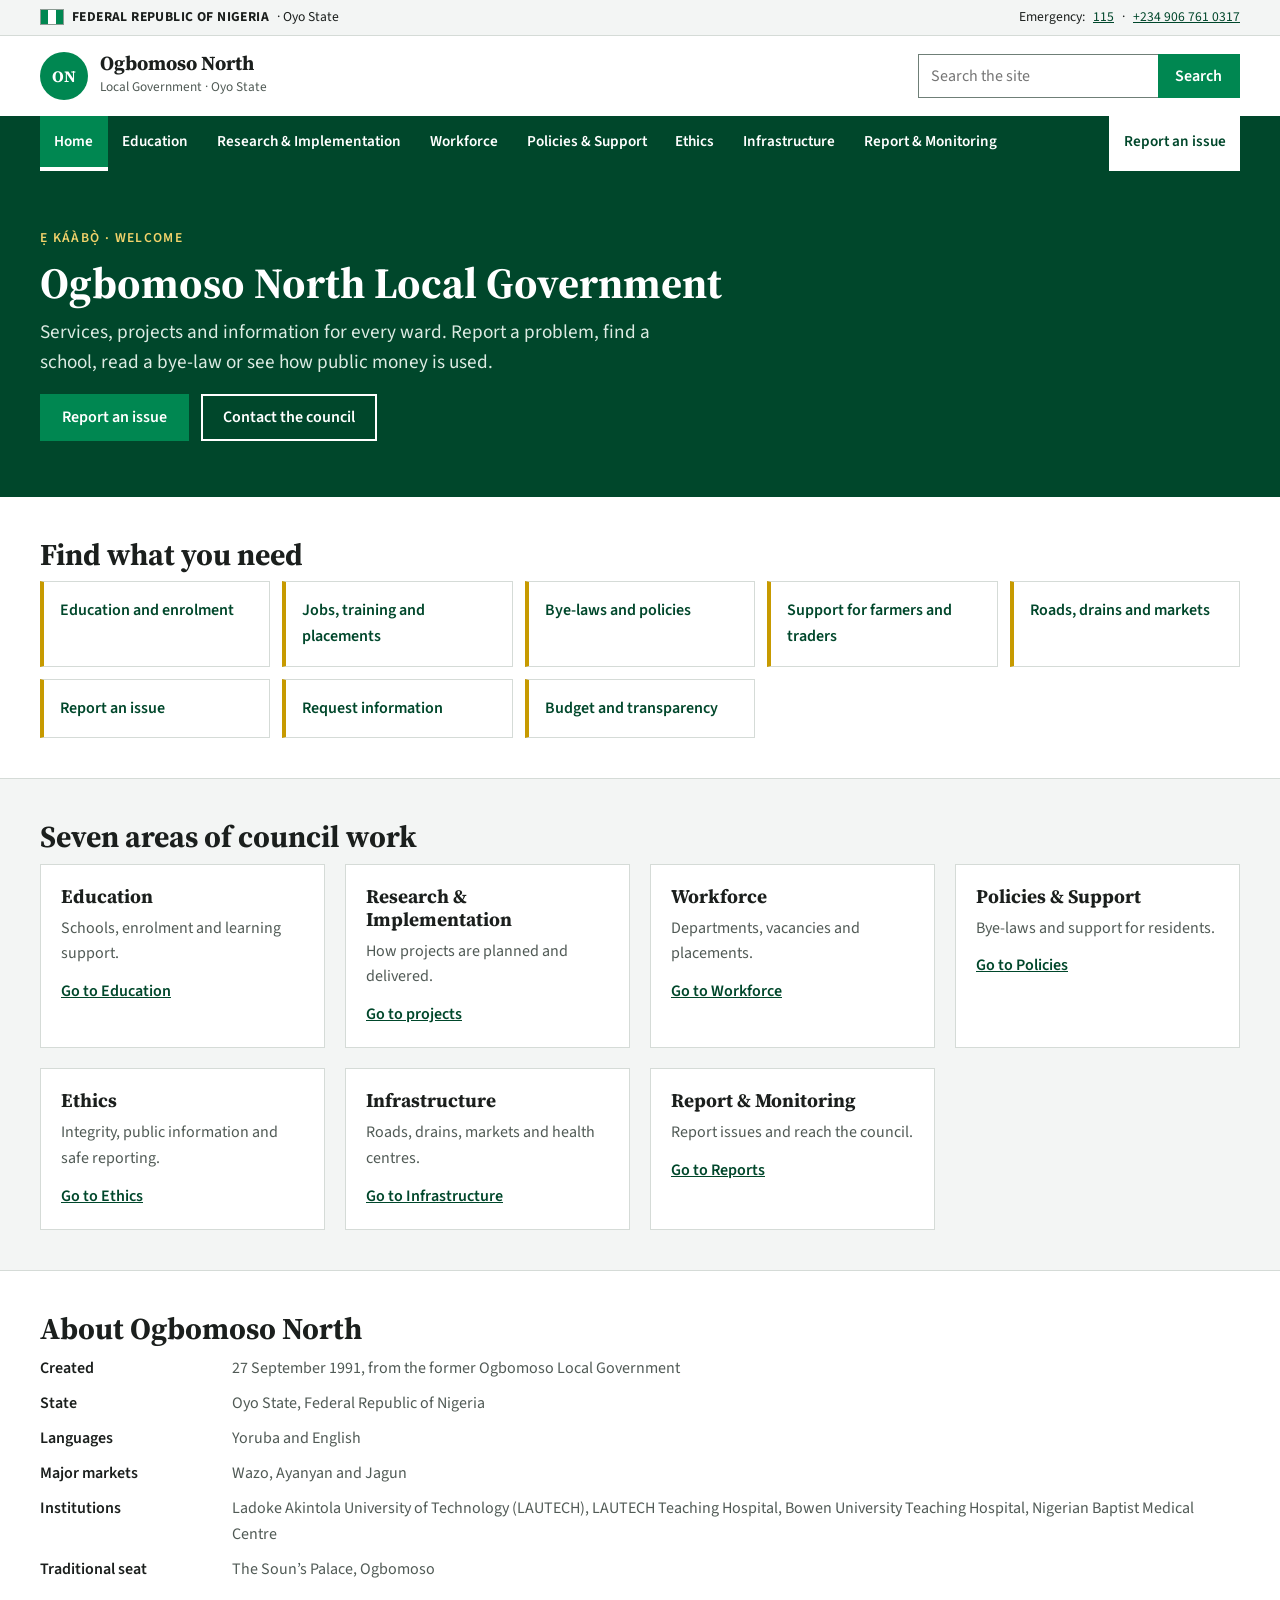
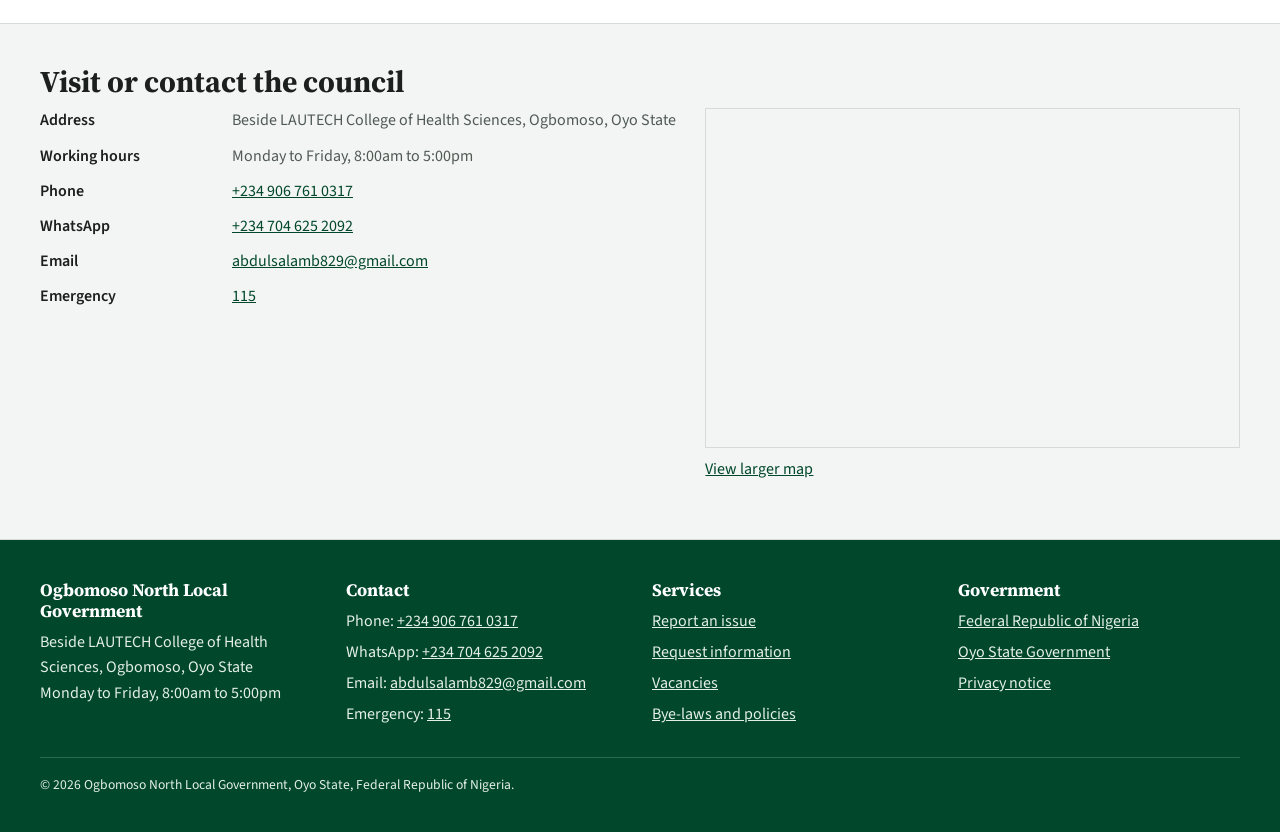
<file: index.html>
<!DOCTYPE html>
<html lang="en">
<head>
  <meta charset="utf-8">
  <meta name="viewport" content="width=device-width, initial-scale=1">
  <title>Home | Ogbomoso North Local Government</title>
  <meta name="description" content="Services, information and ways to reach Ogbomoso North Local Government, Oyo State.">
  <meta name="theme-color" content="#00472b">
  <meta property="og:title" content="Home | Ogbomoso North Local Government">
  <meta property="og:description" content="Services, information and ways to reach Ogbomoso North Local Government, Oyo State.">
  <link rel="icon" href="assets/img/favicon.svg" type="image/svg+xml">
  <!-- Fonts -->
  <link rel="preconnect" href="https://fonts.googleapis.com">
  <link rel="preconnect" href="https://fonts.gstatic.com" crossorigin>
  <link rel="stylesheet" href="https://fonts.googleapis.com/css2?family=Source+Sans+3:wght@400;600;700&amp;family=Source+Serif+4:wght@600;700&amp;display=swap">
  <!-- Styles -->
  <link rel="stylesheet" href="assets/css/styles.css">
</head>
<body>
<a class="skip" href="#main">Skip to content</a>

<!-- Government bar: Federal Republic of Nigeria and emergency line -->
<div class="gov-bar">
  <div class="wrap">
    <p><span class="flag" aria-hidden="true"></span><strong>Federal Republic of Nigeria</strong> &middot; Oyo State</p>
    <p>Emergency: <a href="tel:115">115</a> &middot; <a href="tel:+2349067610317">+234 906 761 0317</a></p>
  </div>
</div>

<!-- Site header: brand, search, menu button -->
<header class="site-header">
  <div class="wrap header-row">
    <a class="brand" href="index.html">
      <span class="brand-mark" aria-hidden="true">ON</span>
      <span class="brand-text"><strong>Ogbomoso North</strong><small>Local Government &middot; Oyo State</small></span>
    </a>
    <form class="search" role="search" data-search>
      <label class="sr-only" for="site-search">Search the site</label>
      <input id="site-search" type="search" placeholder="Search the site" autocomplete="off">
      <button type="submit">Search</button>
      <ul class="results" hidden></ul>
    </form>
    <button class="nav-toggle" type="button" aria-expanded="false" aria-controls="menu">Menu</button>
  </div>
  <!-- Main navigation -->
  <nav id="menu" class="main-nav" aria-label="Main">
    <div class="wrap">
      <ul>
      <li><a href="index.html" aria-current="page">Home</a></li>
      <li><a href="education.html">Education</a></li>
      <li><a href="research.html">Research &amp; Implementation</a></li>
      <li><a href="workforce.html">Workforce</a></li>
      <li><a href="policies.html">Policies &amp; Support</a></li>
      <li><a href="ethics.html">Ethics</a></li>
      <li><a href="infrastructure.html">Infrastructure</a></li>
      <li><a href="reports.html">Report &amp; Monitoring</a></li>
      <li class="cta"><a href="reports.html">Report an issue</a></li>
      </ul>
    </div>
  </nav>
</header>

<main id="main">
<!-- Hero -->
<section class="hero">
  <div class="wrap">
    <span class="eyebrow">Ẹ káàbọ̀ &middot; Welcome</span>
    <h1>Ogbomoso North Local Government</h1>
    <p>Services, projects and information for every ward. Report a problem, find a school, read a bye-law or see how public money is used.</p>
    <div class="actions"><a class="btn" href="reports.html">Report an issue</a><a class="btn outline" href="#visit">Contact the council</a></div>
  </div>
</section>

<!-- Find what you need -->
<section class="block ">
  <div class="wrap">
    <h2>Find what you need</h2>

  <div class="services"><a href="education.html">Education and enrolment</a><a href="workforce.html">Jobs, training and placements</a><a href="policies.html">Bye-laws and policies</a><a href="policies.html#support">Support for farmers and traders</a><a href="infrastructure.html">Roads, drains and markets</a><a href="reports.html">Report an issue</a><a href="ethics.html#information">Request information</a><a href="ethics.html#public">Budget and transparency</a></div>
  </div>
</section>

<!-- Seven areas of council work -->
<section class="block alt">
  <div class="wrap">
    <h2>Seven areas of council work</h2>

  <div class="grid">
    <article class="card"><h3>Education</h3><p>Schools, enrolment and learning support.</p><a class="more" href="education.html">Go to Education</a></article>
    <article class="card"><h3>Research &amp; Implementation</h3><p>How projects are planned and delivered.</p><a class="more" href="research.html">Go to projects</a></article>
    <article class="card"><h3>Workforce</h3><p>Departments, vacancies and placements.</p><a class="more" href="workforce.html">Go to Workforce</a></article>
    <article class="card"><h3>Policies &amp; Support</h3><p>Bye-laws and support for residents.</p><a class="more" href="policies.html">Go to Policies</a></article>
    <article class="card"><h3>Ethics</h3><p>Integrity, public information and safe reporting.</p><a class="more" href="ethics.html">Go to Ethics</a></article>
    <article class="card"><h3>Infrastructure</h3><p>Roads, drains, markets and health centres.</p><a class="more" href="infrastructure.html">Go to Infrastructure</a></article>
    <article class="card"><h3>Report &amp; Monitoring</h3><p>Report issues and reach the council.</p><a class="more" href="reports.html">Go to Reports</a></article>
  </div>
  </div>
</section>

<!-- About Ogbomoso North -->
<section class="block ">
  <div class="wrap">
    <h2>About Ogbomoso North</h2>

  <dl class="facts">
    <dt>Created</dt><dd>27 September 1991, from the former Ogbomoso Local Government</dd>
    <dt>State</dt><dd>Oyo State, Federal Republic of Nigeria</dd>
    <dt>Languages</dt><dd>Yoruba and English</dd>
    <dt>Major markets</dt><dd>Wazo, Ayanyan and Jagun</dd>
    <dt>Institutions</dt><dd>Ladoke Akintola University of Technology (LAUTECH), LAUTECH Teaching Hospital, Bowen University Teaching Hospital, Nigerian Baptist Medical Centre</dd>
    <dt>Traditional seat</dt><dd>The Soun&rsquo;s Palace, Ogbomoso</dd>
  </dl>
  </div>
</section>

<!-- Visit and contact -->
<section class="block alt" id="visit">
  <div class="wrap">
    <h2>Visit or contact the council</h2>
    <div class="split">
      <div>
        <dl class="facts">
          <dt>Address</dt><dd>Beside LAUTECH College of Health Sciences, Ogbomoso, Oyo State</dd>
          <dt>Working hours</dt><dd>Monday to Friday, 8:00am to 5:00pm</dd>
          <dt>Phone</dt><dd><a href="tel:+2349067610317">+234 906 761 0317</a></dd>
          <dt>WhatsApp</dt><dd><a href="https://wa.me/2347046252092">+234 704 625 2092</a></dd>
          <dt>Email</dt><dd><a href="mailto:abdulsalamb829@gmail.com">abdulsalamb829@gmail.com</a></dd>
          <dt>Emergency</dt><dd><a href="tel:115">115</a></dd>
        </dl>
      </div>
      <!-- Map: marker is approximate, adjust coordinates in the iframe URL -->
      <div><iframe class="map" title="Map of the council location" loading="lazy" src="https://www.openstreetmap.org/export/embed.html?bbox=4.2467%2C8.1133%2C4.2867%2C8.1533&amp;layer=mapnik&amp;marker=8.1333%2C4.2667"></iframe><p><a href="https://www.openstreetmap.org/?mlat=8.1333&amp;mlon=4.2667#map=15/8.1333/4.2667" target="_blank" rel="noopener">View larger map</a></p></div>
    </div>
  </div>
</section>

</main>

<!-- Footer -->
<footer class="site-footer">
  <div class="wrap">
    <div class="footer-grid">
      <section>
        <h2>Ogbomoso North Local Government</h2>
        <p>Beside LAUTECH College of Health Sciences, Ogbomoso, Oyo State<br>Monday to Friday, 8:00am to 5:00pm</p>
      </section>
      <section>
        <h2>Contact</h2>
        <ul>
          <li>Phone: <a href="tel:+2349067610317">+234 906 761 0317</a></li>
          <li>WhatsApp: <a href="https://wa.me/2347046252092">+234 704 625 2092</a></li>
          <li>Email: <a href="mailto:abdulsalamb829@gmail.com">abdulsalamb829@gmail.com</a></li>
          <li>Emergency: <a href="tel:115">115</a></li>
        </ul>
      </section>
      <section>
        <h2>Services</h2>
        <ul>
          <li><a href="reports.html">Report an issue</a></li>
          <li><a href="ethics.html#information">Request information</a></li>
          <li><a href="workforce.html#vacancies">Vacancies</a></li>
          <li><a href="policies.html">Bye-laws and policies</a></li>
        </ul>
      </section>
      <section>
        <h2>Government</h2>
        <ul>
          <li><a href="https://nigeria.gov.ng" target="_blank" rel="noopener">Federal Republic of Nigeria</a></li>
          <li><a href="https://oyostate.gov.ng" target="_blank" rel="noopener">Oyo State Government</a></li>
          <li><a href="privacy.html">Privacy notice</a></li>
        </ul>
      </section>
    </div>
    <p class="legal">&copy; <span data-year>2026</span> Ogbomoso North Local Government, Oyo State, Federal Republic of Nigeria.</p>
  </div>
</footer>

<!-- Scripts: data first, then behaviour -->
<script src="assets/js/data.js" defer></script>
<script src="assets/js/main.js" defer></script>
</body>
</html>
</file>
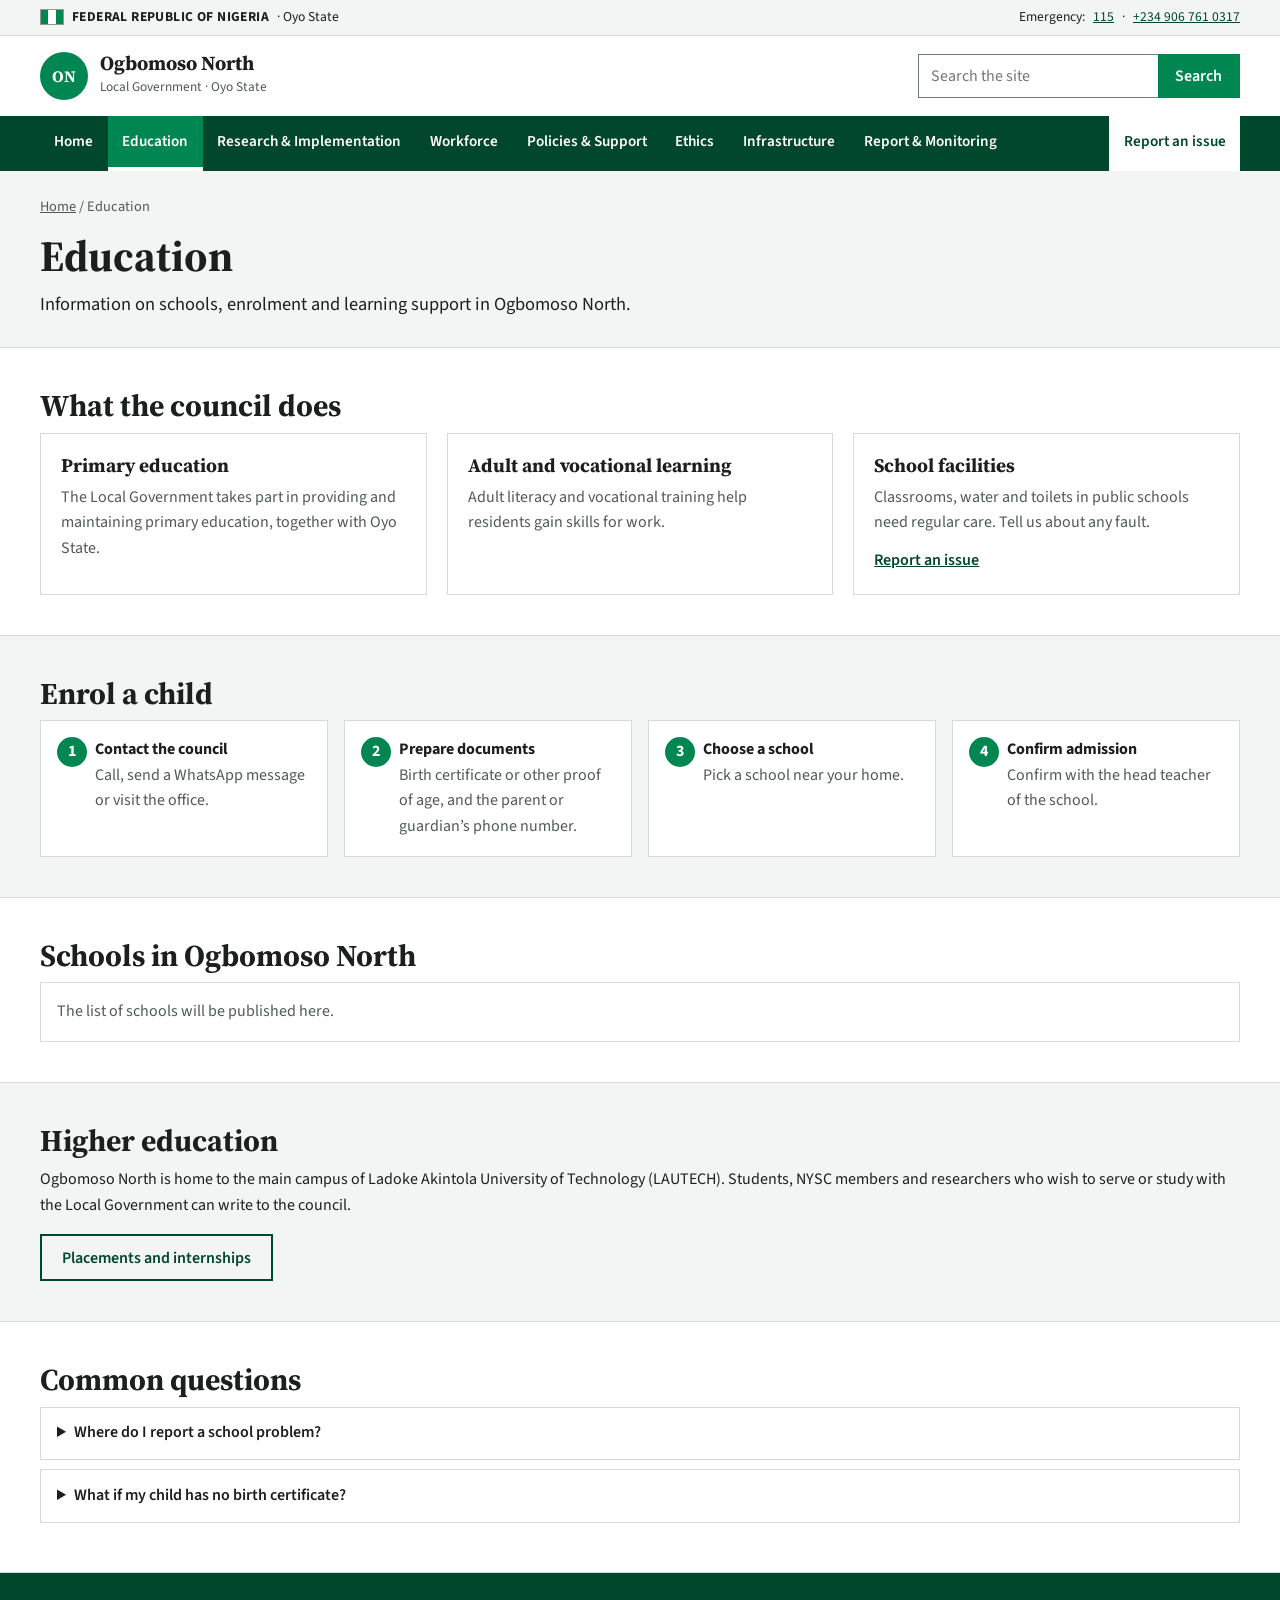
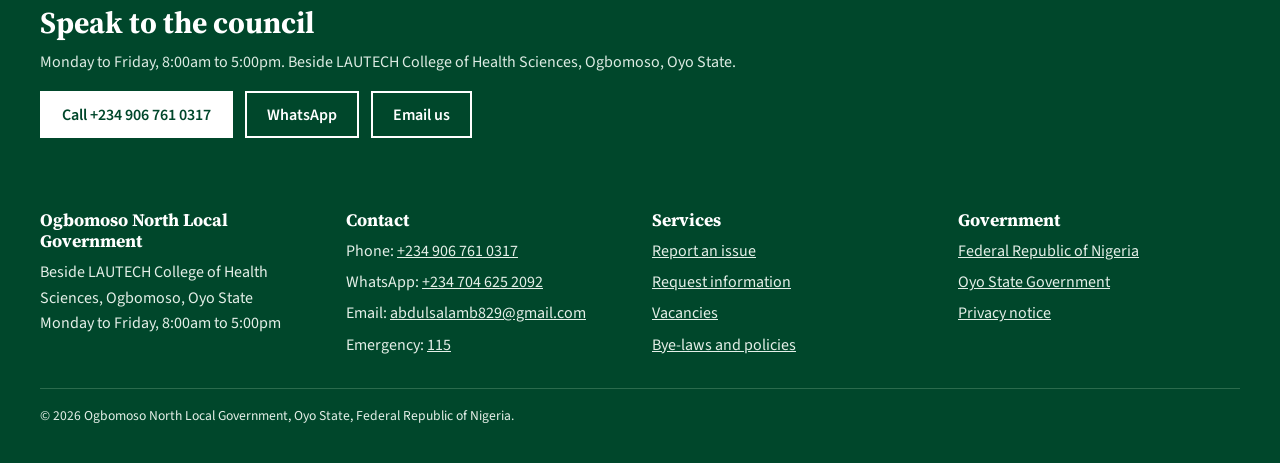
<file: education.html>
<!DOCTYPE html>
<html lang="en">
<head>
  <meta charset="utf-8">
  <meta name="viewport" content="width=device-width, initial-scale=1">
  <title>Education | Ogbomoso North Local Government</title>
  <meta name="description" content="Schools, enrolment and learning support in Ogbomoso North.">
  <meta name="theme-color" content="#00472b">
  <meta property="og:title" content="Education | Ogbomoso North Local Government">
  <meta property="og:description" content="Schools, enrolment and learning support in Ogbomoso North.">
  <link rel="icon" href="assets/img/favicon.svg" type="image/svg+xml">
  <!-- Fonts -->
  <link rel="preconnect" href="https://fonts.googleapis.com">
  <link rel="preconnect" href="https://fonts.gstatic.com" crossorigin>
  <link rel="stylesheet" href="https://fonts.googleapis.com/css2?family=Source+Sans+3:wght@400;600;700&amp;family=Source+Serif+4:wght@600;700&amp;display=swap">
  <!-- Styles -->
  <link rel="stylesheet" href="assets/css/styles.css">
</head>
<body>
<a class="skip" href="#main">Skip to content</a>

<!-- Government bar: Federal Republic of Nigeria and emergency line -->
<div class="gov-bar">
  <div class="wrap">
    <p><span class="flag" aria-hidden="true"></span><strong>Federal Republic of Nigeria</strong> &middot; Oyo State</p>
    <p>Emergency: <a href="tel:115">115</a> &middot; <a href="tel:+2349067610317">+234 906 761 0317</a></p>
  </div>
</div>

<!-- Site header: brand, search, menu button -->
<header class="site-header">
  <div class="wrap header-row">
    <a class="brand" href="index.html">
      <span class="brand-mark" aria-hidden="true">ON</span>
      <span class="brand-text"><strong>Ogbomoso North</strong><small>Local Government &middot; Oyo State</small></span>
    </a>
    <form class="search" role="search" data-search>
      <label class="sr-only" for="site-search">Search the site</label>
      <input id="site-search" type="search" placeholder="Search the site" autocomplete="off">
      <button type="submit">Search</button>
      <ul class="results" hidden></ul>
    </form>
    <button class="nav-toggle" type="button" aria-expanded="false" aria-controls="menu">Menu</button>
  </div>
  <!-- Main navigation -->
  <nav id="menu" class="main-nav" aria-label="Main">
    <div class="wrap">
      <ul>
      <li><a href="index.html">Home</a></li>
      <li><a href="education.html" aria-current="page">Education</a></li>
      <li><a href="research.html">Research &amp; Implementation</a></li>
      <li><a href="workforce.html">Workforce</a></li>
      <li><a href="policies.html">Policies &amp; Support</a></li>
      <li><a href="ethics.html">Ethics</a></li>
      <li><a href="infrastructure.html">Infrastructure</a></li>
      <li><a href="reports.html">Report &amp; Monitoring</a></li>
      <li class="cta"><a href="reports.html">Report an issue</a></li>
      </ul>
    </div>
  </nav>
</header>

<main id="main">
<!-- Page heading -->
<section class="page-head">
  <div class="wrap">
    <nav class="crumbs" aria-label="Breadcrumb"><a href="index.html">Home</a> / Education</nav>
    <h1>Education</h1>
    <p class="lead">Information on schools, enrolment and learning support in Ogbomoso North.</p>
  </div>
</section>

<!-- What the council does -->
<section class="block ">
  <div class="wrap">
    <h2>What the council does</h2>

  <div class="grid">
    <article class="card"><h3>Primary education</h3><p>The Local Government takes part in providing and maintaining primary education, together with Oyo State.</p></article>
    <article class="card"><h3>Adult and vocational learning</h3><p>Adult literacy and vocational training help residents gain skills for work.</p></article>
    <article class="card"><h3>School facilities</h3><p>Classrooms, water and toilets in public schools need regular care. Tell us about any fault.</p><a class="more" href="reports.html">Report an issue</a></article>
  </div>
  </div>
</section>

<!-- Enrol a child -->
<section class="block alt">
  <div class="wrap">
    <h2>Enrol a child</h2>

  <ol class="steps">
    <li><strong>Contact the council</strong><span>Call, send a WhatsApp message or visit the office.</span></li>
    <li><strong>Prepare documents</strong><span>Birth certificate or other proof of age, and the parent or guardian&rsquo;s phone number.</span></li>
    <li><strong>Choose a school</strong><span>Pick a school near your home.</span></li>
    <li><strong>Confirm admission</strong><span>Confirm with the head teacher of the school.</span></li>
  </ol>
  </div>
</section>

<!-- Schools in Ogbomoso North -->
<section class="block ">
  <div class="wrap">
    <h2>Schools in Ogbomoso North</h2>

  <div class="table-wrap" data-table="schools" data-cols="School:name|Ward:ward|Level:level|Ownership:ownership" data-empty="The list of schools will be published here."><noscript><p class="empty">Please enable JavaScript to view this list.</p></noscript></div>
  </div>
</section>

<!-- Higher education -->
<section class="block alt">
  <div class="wrap">
    <h2>Higher education</h2>

  <p>Ogbomoso North is home to the main campus of Ladoke Akintola University of Technology (LAUTECH). Students, NYSC members and researchers who wish to serve or study with the Local Government can write to the council.</p>
  <a class="btn outline" href="workforce.html#placements">Placements and internships</a>
  </div>
</section>

<!-- Common questions -->
<section class="block ">
  <div class="wrap">
    <h2>Common questions</h2>

  <details><summary>Where do I report a school problem?</summary><p>Call or message the council and give the name of the school and the ward.</p></details>
  <details><summary>What if my child has no birth certificate?</summary><p>The Local Government registers births. Contact the council to ask how to register or obtain a certificate.</p></details>
  </div>
</section>

<!-- Contact band -->
<section class="contact-band">
  <div class="wrap">
    <h2>Speak to the council</h2>
    <p>Monday to Friday, 8:00am to 5:00pm. Beside LAUTECH College of Health Sciences, Ogbomoso, Oyo State.</p>
    <div class="actions">
      <a class="btn" href="tel:+2349067610317">Call +234 906 761 0317</a>
      <a class="btn outline" href="https://wa.me/2347046252092">WhatsApp</a>
      <a class="btn outline" href="mailto:abdulsalamb829@gmail.com">Email us</a>
    </div>
  </div>
</section>

</main>

<!-- Footer -->
<footer class="site-footer">
  <div class="wrap">
    <div class="footer-grid">
      <section>
        <h2>Ogbomoso North Local Government</h2>
        <p>Beside LAUTECH College of Health Sciences, Ogbomoso, Oyo State<br>Monday to Friday, 8:00am to 5:00pm</p>
      </section>
      <section>
        <h2>Contact</h2>
        <ul>
          <li>Phone: <a href="tel:+2349067610317">+234 906 761 0317</a></li>
          <li>WhatsApp: <a href="https://wa.me/2347046252092">+234 704 625 2092</a></li>
          <li>Email: <a href="mailto:abdulsalamb829@gmail.com">abdulsalamb829@gmail.com</a></li>
          <li>Emergency: <a href="tel:115">115</a></li>
        </ul>
      </section>
      <section>
        <h2>Services</h2>
        <ul>
          <li><a href="reports.html">Report an issue</a></li>
          <li><a href="ethics.html#information">Request information</a></li>
          <li><a href="workforce.html#vacancies">Vacancies</a></li>
          <li><a href="policies.html">Bye-laws and policies</a></li>
        </ul>
      </section>
      <section>
        <h2>Government</h2>
        <ul>
          <li><a href="https://nigeria.gov.ng" target="_blank" rel="noopener">Federal Republic of Nigeria</a></li>
          <li><a href="https://oyostate.gov.ng" target="_blank" rel="noopener">Oyo State Government</a></li>
          <li><a href="privacy.html">Privacy notice</a></li>
        </ul>
      </section>
    </div>
    <p class="legal">&copy; <span data-year>2026</span> Ogbomoso North Local Government, Oyo State, Federal Republic of Nigeria.</p>
  </div>
</footer>

<!-- Scripts: data first, then behaviour -->
<script src="assets/js/data.js" defer></script>
<script src="assets/js/main.js" defer></script>
</body>
</html>
</file>
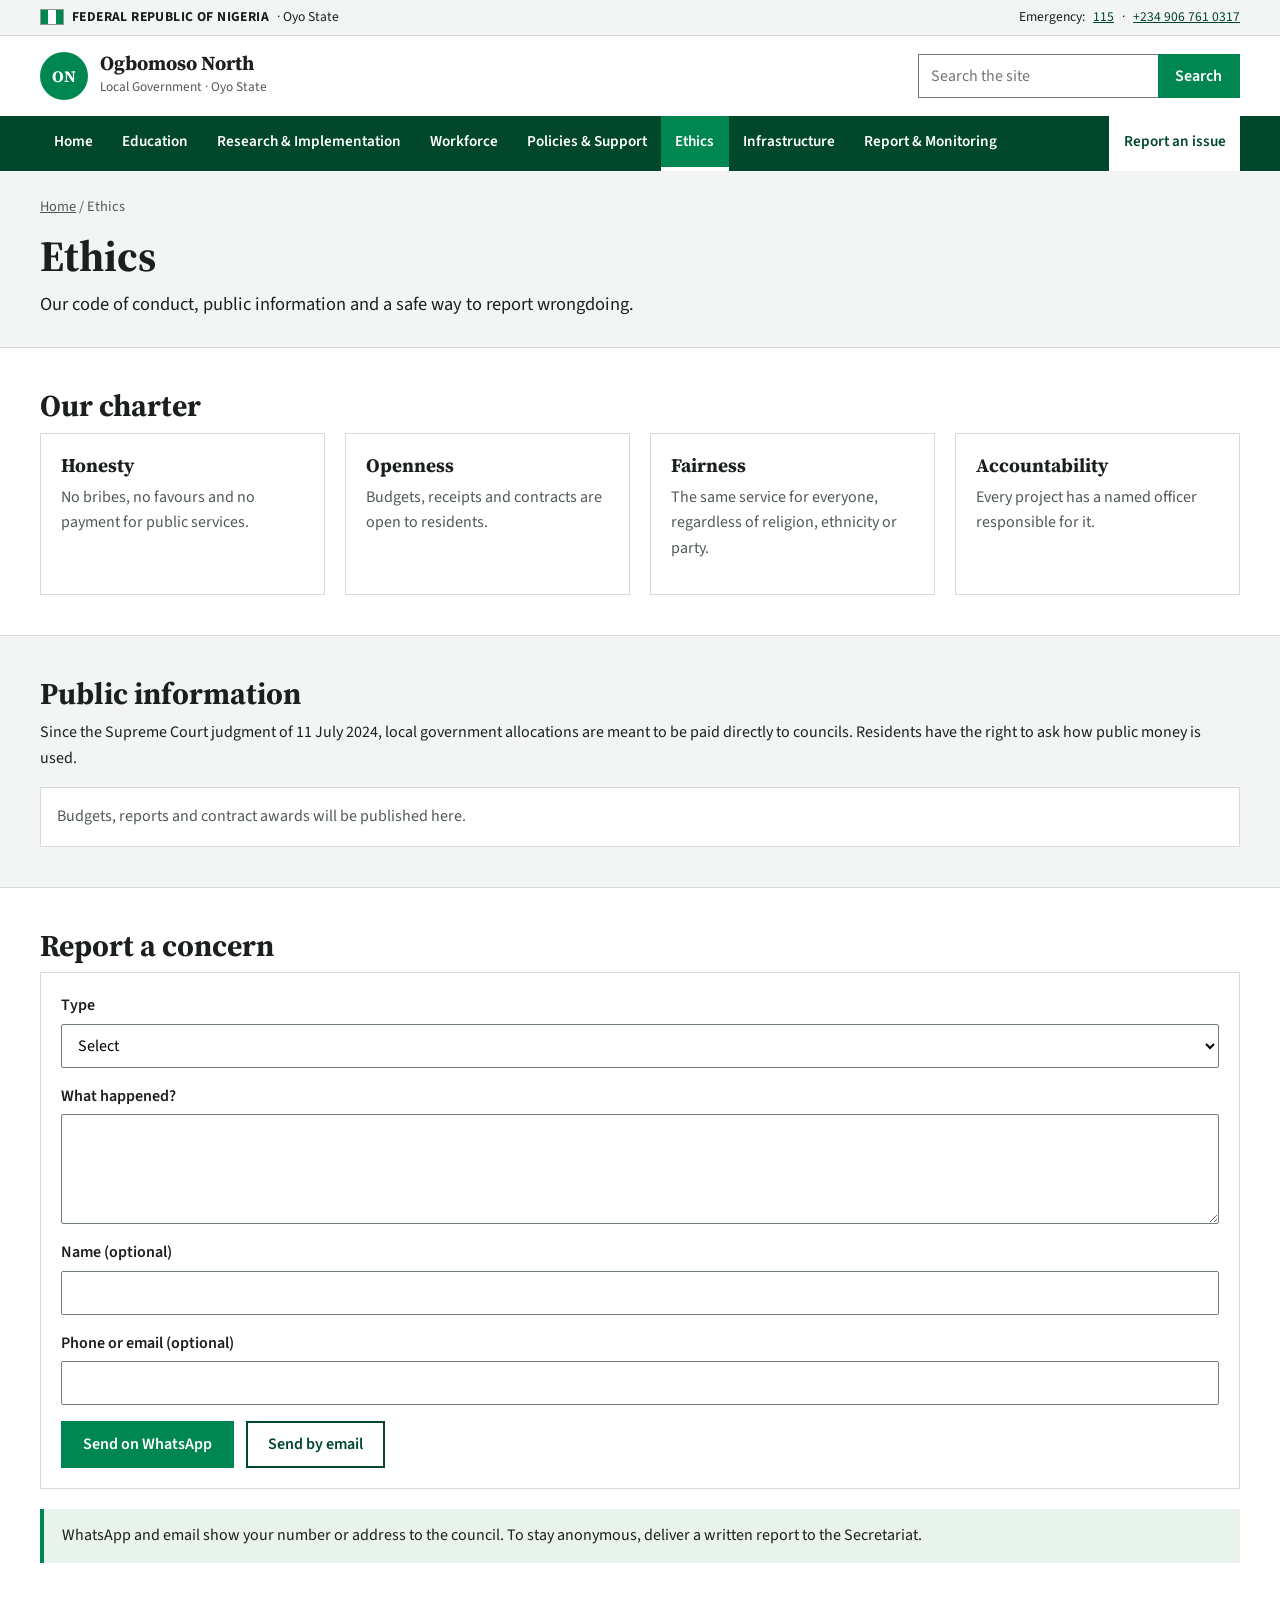
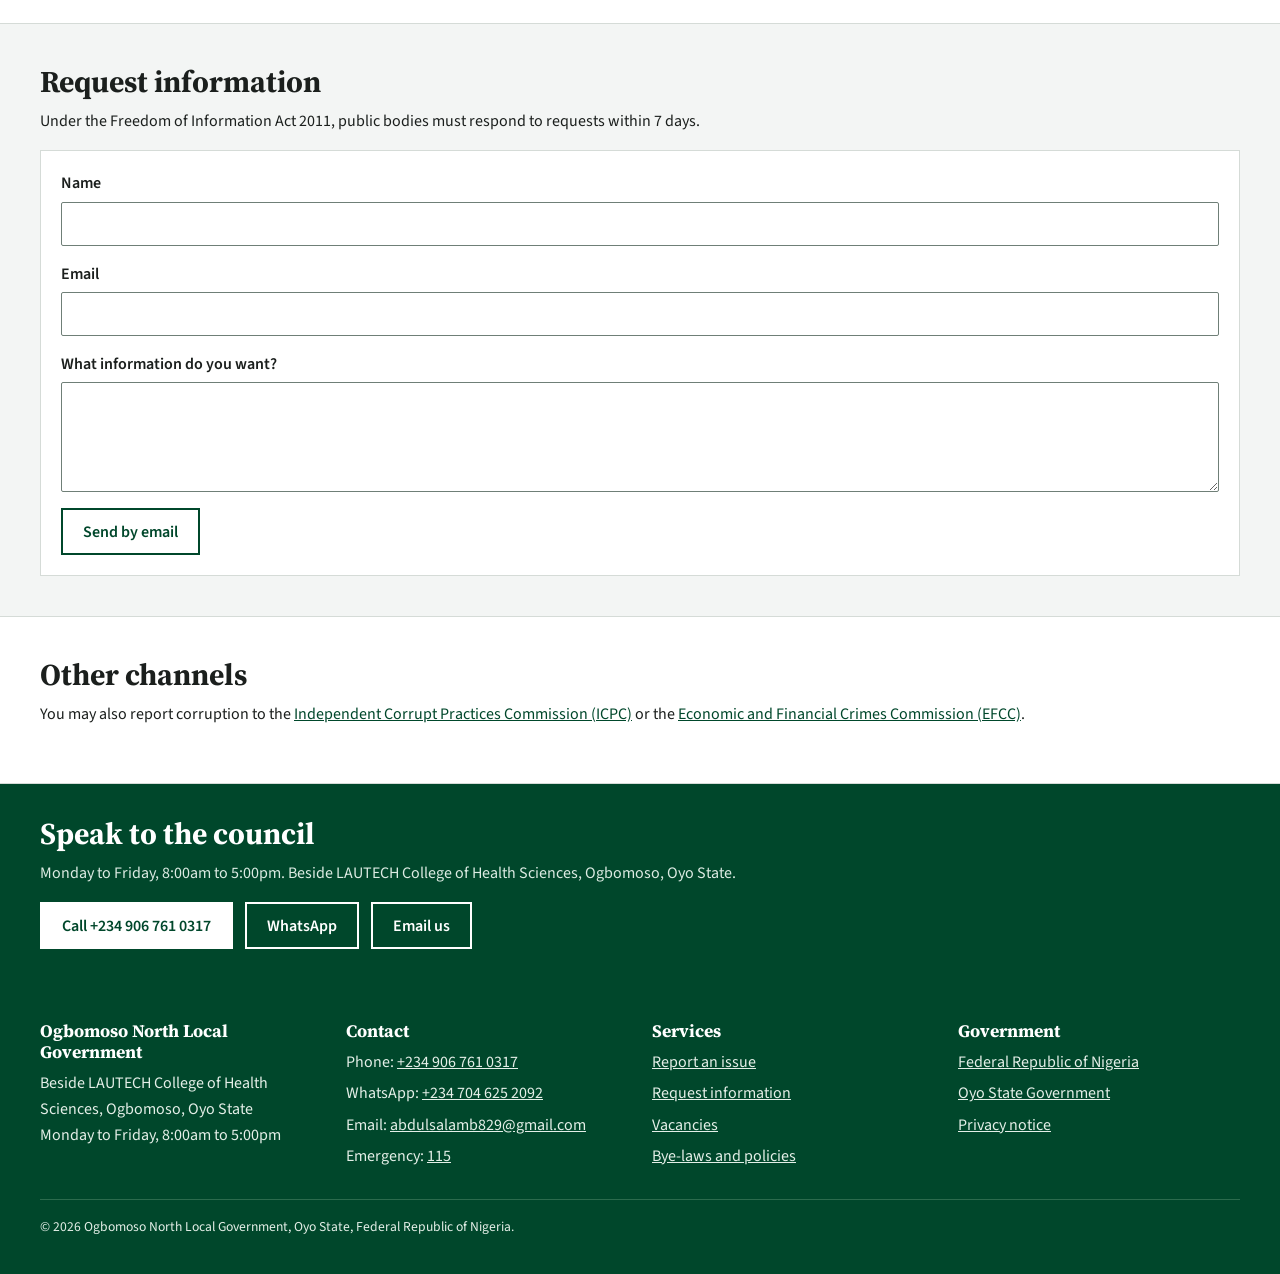
<file: ethics.html>
<!DOCTYPE html>
<html lang="en">
<head>
  <meta charset="utf-8">
  <meta name="viewport" content="width=device-width, initial-scale=1">
  <title>Ethics | Ogbomoso North Local Government</title>
  <meta name="description" content="Integrity, public information and safe reporting.">
  <meta name="theme-color" content="#00472b">
  <meta property="og:title" content="Ethics | Ogbomoso North Local Government">
  <meta property="og:description" content="Integrity, public information and safe reporting.">
  <link rel="icon" href="assets/img/favicon.svg" type="image/svg+xml">
  <!-- Fonts -->
  <link rel="preconnect" href="https://fonts.googleapis.com">
  <link rel="preconnect" href="https://fonts.gstatic.com" crossorigin>
  <link rel="stylesheet" href="https://fonts.googleapis.com/css2?family=Source+Sans+3:wght@400;600;700&amp;family=Source+Serif+4:wght@600;700&amp;display=swap">
  <!-- Styles -->
  <link rel="stylesheet" href="assets/css/styles.css">
</head>
<body>
<a class="skip" href="#main">Skip to content</a>

<!-- Government bar: Federal Republic of Nigeria and emergency line -->
<div class="gov-bar">
  <div class="wrap">
    <p><span class="flag" aria-hidden="true"></span><strong>Federal Republic of Nigeria</strong> &middot; Oyo State</p>
    <p>Emergency: <a href="tel:115">115</a> &middot; <a href="tel:+2349067610317">+234 906 761 0317</a></p>
  </div>
</div>

<!-- Site header: brand, search, menu button -->
<header class="site-header">
  <div class="wrap header-row">
    <a class="brand" href="index.html">
      <span class="brand-mark" aria-hidden="true">ON</span>
      <span class="brand-text"><strong>Ogbomoso North</strong><small>Local Government &middot; Oyo State</small></span>
    </a>
    <form class="search" role="search" data-search>
      <label class="sr-only" for="site-search">Search the site</label>
      <input id="site-search" type="search" placeholder="Search the site" autocomplete="off">
      <button type="submit">Search</button>
      <ul class="results" hidden></ul>
    </form>
    <button class="nav-toggle" type="button" aria-expanded="false" aria-controls="menu">Menu</button>
  </div>
  <!-- Main navigation -->
  <nav id="menu" class="main-nav" aria-label="Main">
    <div class="wrap">
      <ul>
      <li><a href="index.html">Home</a></li>
      <li><a href="education.html">Education</a></li>
      <li><a href="research.html">Research &amp; Implementation</a></li>
      <li><a href="workforce.html">Workforce</a></li>
      <li><a href="policies.html">Policies &amp; Support</a></li>
      <li><a href="ethics.html" aria-current="page">Ethics</a></li>
      <li><a href="infrastructure.html">Infrastructure</a></li>
      <li><a href="reports.html">Report &amp; Monitoring</a></li>
      <li class="cta"><a href="reports.html">Report an issue</a></li>
      </ul>
    </div>
  </nav>
</header>

<main id="main">
<!-- Page heading -->
<section class="page-head">
  <div class="wrap">
    <nav class="crumbs" aria-label="Breadcrumb"><a href="index.html">Home</a> / Ethics</nav>
    <h1>Ethics</h1>
    <p class="lead">Our code of conduct, public information and a safe way to report wrongdoing.</p>
  </div>
</section>

<!-- Our charter -->
<section class="block ">
  <div class="wrap">
    <h2>Our charter</h2>

  <div class="grid">
    <article class="card"><h3>Honesty</h3><p>No bribes, no favours and no payment for public services.</p></article>
    <article class="card"><h3>Openness</h3><p>Budgets, receipts and contracts are open to residents.</p></article>
    <article class="card"><h3>Fairness</h3><p>The same service for everyone, regardless of religion, ethnicity or party.</p></article>
    <article class="card"><h3>Accountability</h3><p>Every project has a named officer responsible for it.</p></article>
  </div>
  </div>
</section>

<!-- Public information -->
<section class="block alt" id="public">
  <div class="wrap">
    <h2>Public information</h2>

  <p>Since the Supreme Court judgment of 11 July 2024, local government allocations are meant to be paid directly to councils. Residents have the right to ask how public money is used.</p>
  <div class="table-wrap" data-table="documents" data-cols="Document:title|Period:period|File:link" data-empty="Budgets, reports and contract awards will be published here."><noscript><p class="empty">Please enable JavaScript to view this list.</p></noscript></div>
  </div>
</section>

<!-- Report a concern -->
<section class="block ">
  <div class="wrap">
    <h2>Report a concern</h2>

  <form class="form" data-form="concern" data-subject="Ethics concern">
    <div class="field"><label for="ec-type">Type</label><select id="ec-type" name="Type" required><option value="">Select</option><option>Bribery or extortion</option><option>Contract or project problem</option><option>Absent or negligent staff</option><option>Other</option></select></div>
    <div class="field"><label for="ec-text">What happened?</label><textarea id="ec-text" name="What happened?" required></textarea></div>
    <div class="field"><label for="ec-name">Name (optional)</label><input id="ec-name" name="Name (optional)" type="text"></div>
    <div class="field"><label for="ec-contact">Phone or email (optional)</label><input id="ec-contact" name="Phone or email (optional)" type="text"></div>
    <div class="actions"><button class="btn" type="submit">Send on WhatsApp</button> <button class="btn outline" type="button" data-send-email>Send by email</button></div>
  </form>
  <div class="note">WhatsApp and email show your number or address to the council. To stay anonymous, deliver a written report to the Secretariat.</div>
  </div>
</section>

<!-- Request information -->
<section class="block alt" id="information">
  <div class="wrap">
    <h2>Request information</h2>

  <p>Under the Freedom of Information Act 2011, public bodies must respond to requests within 7 days.</p>
  <form class="form" data-form="foi" data-subject="Freedom of Information request">
    <div class="field"><label for="foi-name">Name</label><input id="foi-name" name="Name" type="text" required></div>
    <div class="field"><label for="foi-email">Email</label><input id="foi-email" name="Email" type="email" required></div>
    <div class="field"><label for="foi-text">What information do you want?</label><textarea id="foi-text" name="What information do you want?" required></textarea></div>
    <div class="actions"><button class="btn outline" type="button" data-send-email>Send by email</button></div>
  </form>
  </div>
</section>

<!-- Other channels -->
<section class="block ">
  <div class="wrap">
    <h2>Other channels</h2>

  <p>You may also report corruption to the <a href="https://icpc.gov.ng" target="_blank" rel="noopener">Independent Corrupt Practices Commission (ICPC)</a> or the <a href="https://efcc.gov.ng" target="_blank" rel="noopener">Economic and Financial Crimes Commission (EFCC)</a>.</p>
  </div>
</section>

<!-- Contact band -->
<section class="contact-band">
  <div class="wrap">
    <h2>Speak to the council</h2>
    <p>Monday to Friday, 8:00am to 5:00pm. Beside LAUTECH College of Health Sciences, Ogbomoso, Oyo State.</p>
    <div class="actions">
      <a class="btn" href="tel:+2349067610317">Call +234 906 761 0317</a>
      <a class="btn outline" href="https://wa.me/2347046252092">WhatsApp</a>
      <a class="btn outline" href="mailto:abdulsalamb829@gmail.com">Email us</a>
    </div>
  </div>
</section>

</main>

<!-- Footer -->
<footer class="site-footer">
  <div class="wrap">
    <div class="footer-grid">
      <section>
        <h2>Ogbomoso North Local Government</h2>
        <p>Beside LAUTECH College of Health Sciences, Ogbomoso, Oyo State<br>Monday to Friday, 8:00am to 5:00pm</p>
      </section>
      <section>
        <h2>Contact</h2>
        <ul>
          <li>Phone: <a href="tel:+2349067610317">+234 906 761 0317</a></li>
          <li>WhatsApp: <a href="https://wa.me/2347046252092">+234 704 625 2092</a></li>
          <li>Email: <a href="mailto:abdulsalamb829@gmail.com">abdulsalamb829@gmail.com</a></li>
          <li>Emergency: <a href="tel:115">115</a></li>
        </ul>
      </section>
      <section>
        <h2>Services</h2>
        <ul>
          <li><a href="reports.html">Report an issue</a></li>
          <li><a href="ethics.html#information">Request information</a></li>
          <li><a href="workforce.html#vacancies">Vacancies</a></li>
          <li><a href="policies.html">Bye-laws and policies</a></li>
        </ul>
      </section>
      <section>
        <h2>Government</h2>
        <ul>
          <li><a href="https://nigeria.gov.ng" target="_blank" rel="noopener">Federal Republic of Nigeria</a></li>
          <li><a href="https://oyostate.gov.ng" target="_blank" rel="noopener">Oyo State Government</a></li>
          <li><a href="privacy.html">Privacy notice</a></li>
        </ul>
      </section>
    </div>
    <p class="legal">&copy; <span data-year>2026</span> Ogbomoso North Local Government, Oyo State, Federal Republic of Nigeria.</p>
  </div>
</footer>

<!-- Scripts: data first, then behaviour -->
<script src="assets/js/data.js" defer></script>
<script src="assets/js/main.js" defer></script>
</body>
</html>
</file>
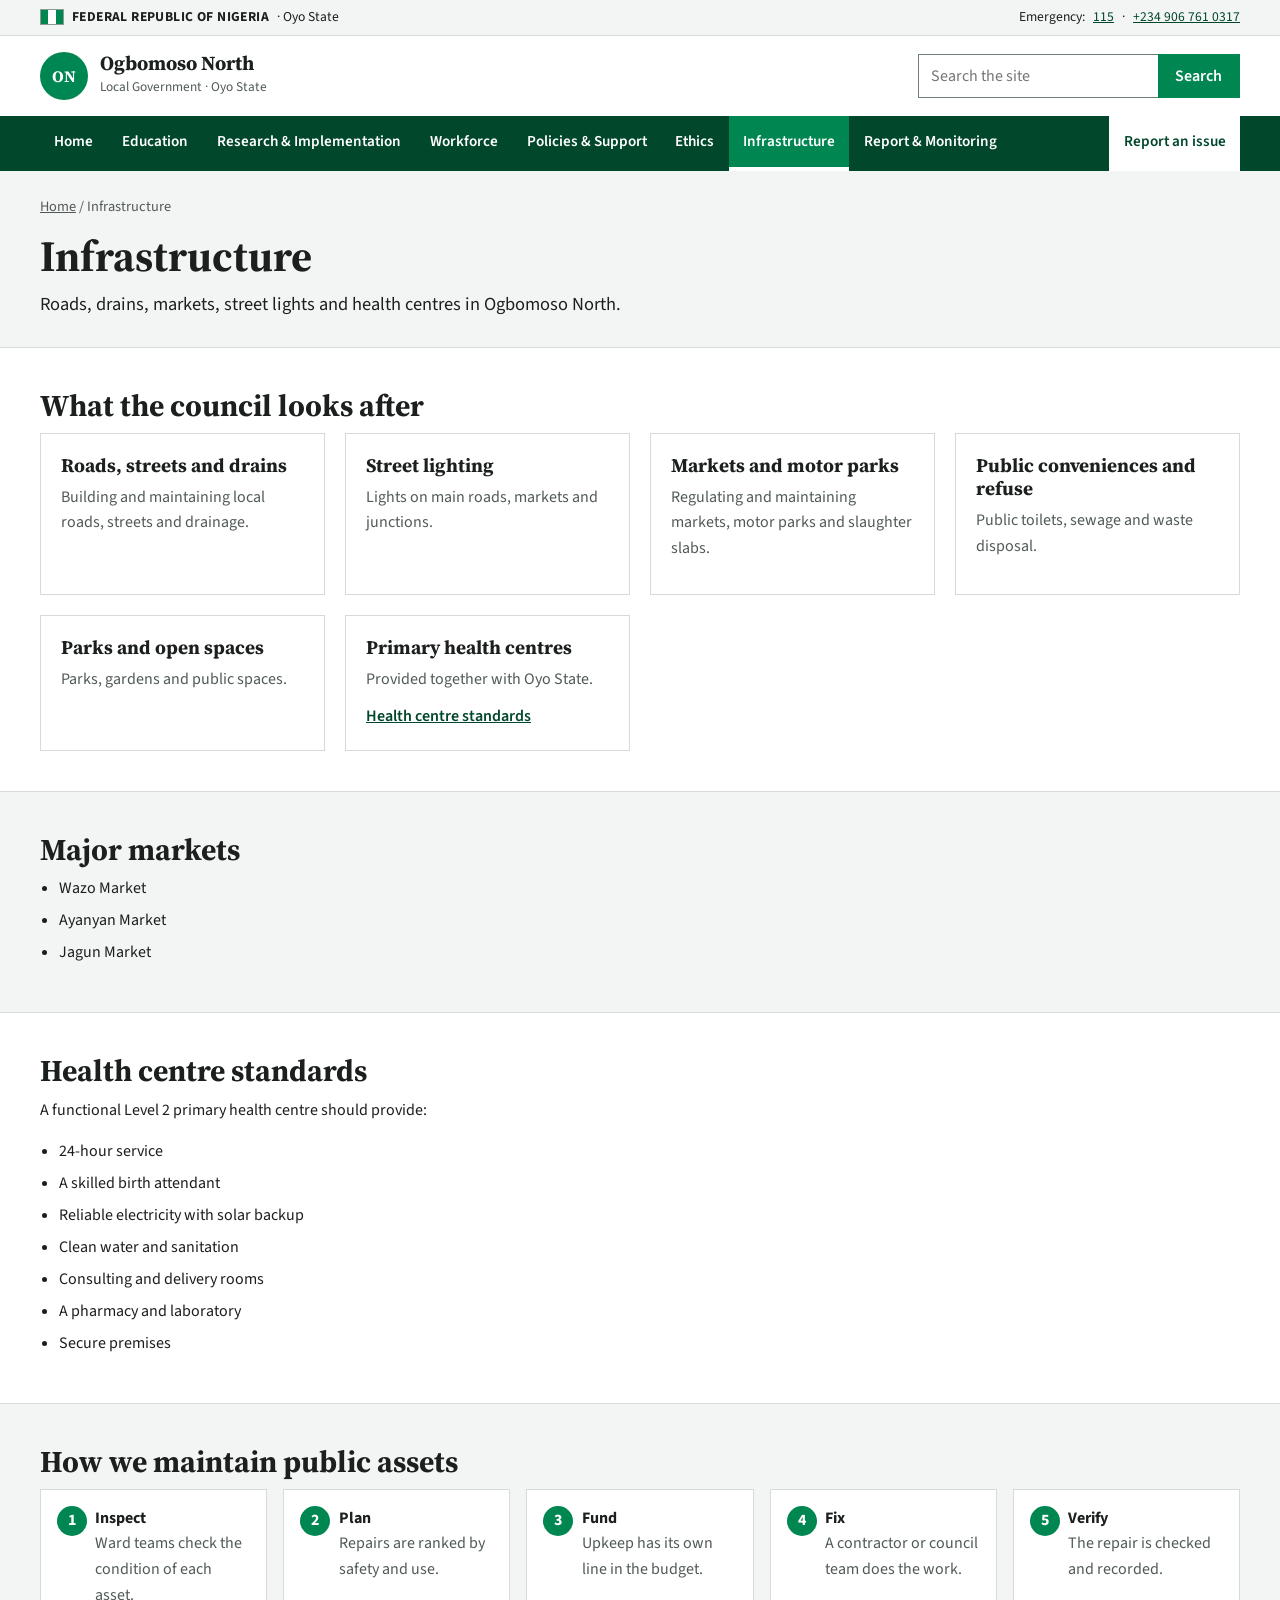
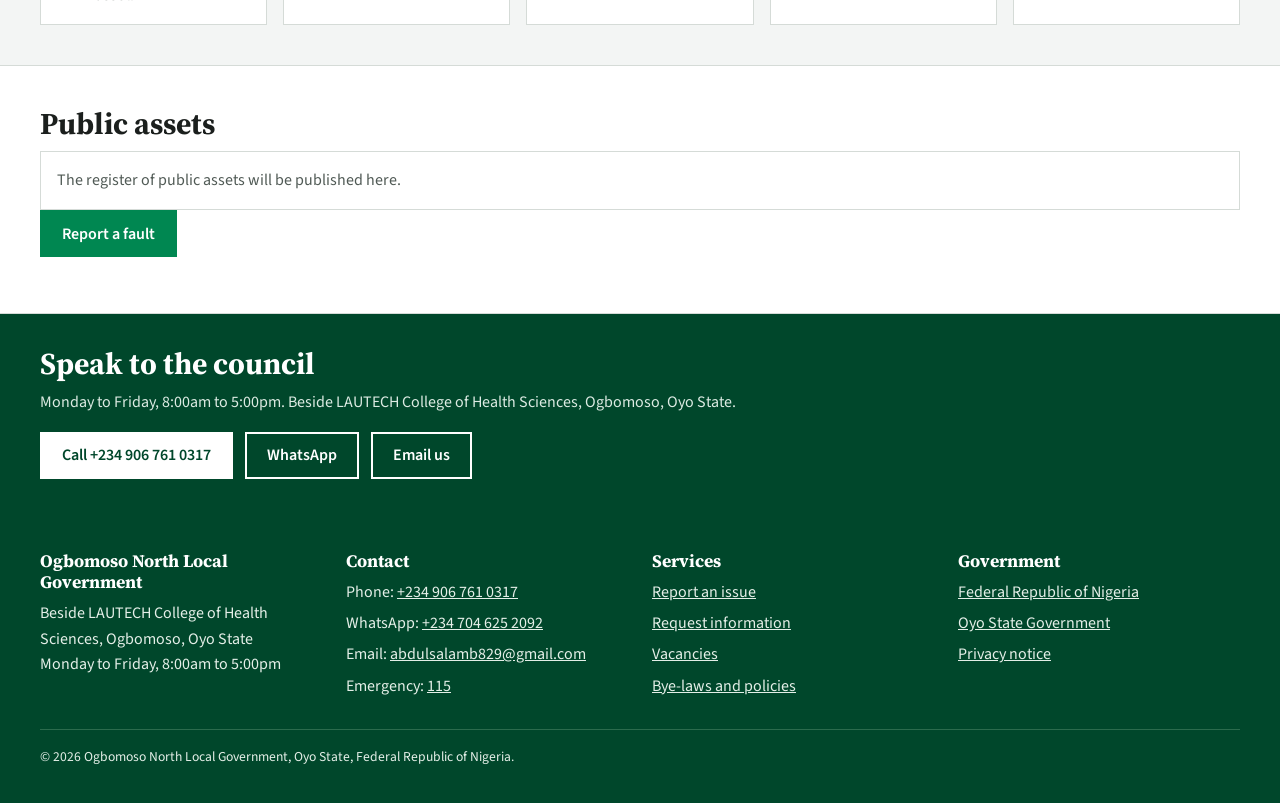
<file: infrastructure.html>
<!DOCTYPE html>
<html lang="en">
<head>
  <meta charset="utf-8">
  <meta name="viewport" content="width=device-width, initial-scale=1">
  <title>Infrastructure | Ogbomoso North Local Government</title>
  <meta name="description" content="Roads, drains, markets, street lights and health centres in Ogbomoso North.">
  <meta name="theme-color" content="#00472b">
  <meta property="og:title" content="Infrastructure | Ogbomoso North Local Government">
  <meta property="og:description" content="Roads, drains, markets, street lights and health centres in Ogbomoso North.">
  <link rel="icon" href="assets/img/favicon.svg" type="image/svg+xml">
  <!-- Fonts -->
  <link rel="preconnect" href="https://fonts.googleapis.com">
  <link rel="preconnect" href="https://fonts.gstatic.com" crossorigin>
  <link rel="stylesheet" href="https://fonts.googleapis.com/css2?family=Source+Sans+3:wght@400;600;700&amp;family=Source+Serif+4:wght@600;700&amp;display=swap">
  <!-- Styles -->
  <link rel="stylesheet" href="assets/css/styles.css">
</head>
<body>
<a class="skip" href="#main">Skip to content</a>

<!-- Government bar: Federal Republic of Nigeria and emergency line -->
<div class="gov-bar">
  <div class="wrap">
    <p><span class="flag" aria-hidden="true"></span><strong>Federal Republic of Nigeria</strong> &middot; Oyo State</p>
    <p>Emergency: <a href="tel:115">115</a> &middot; <a href="tel:+2349067610317">+234 906 761 0317</a></p>
  </div>
</div>

<!-- Site header: brand, search, menu button -->
<header class="site-header">
  <div class="wrap header-row">
    <a class="brand" href="index.html">
      <span class="brand-mark" aria-hidden="true">ON</span>
      <span class="brand-text"><strong>Ogbomoso North</strong><small>Local Government &middot; Oyo State</small></span>
    </a>
    <form class="search" role="search" data-search>
      <label class="sr-only" for="site-search">Search the site</label>
      <input id="site-search" type="search" placeholder="Search the site" autocomplete="off">
      <button type="submit">Search</button>
      <ul class="results" hidden></ul>
    </form>
    <button class="nav-toggle" type="button" aria-expanded="false" aria-controls="menu">Menu</button>
  </div>
  <!-- Main navigation -->
  <nav id="menu" class="main-nav" aria-label="Main">
    <div class="wrap">
      <ul>
      <li><a href="index.html">Home</a></li>
      <li><a href="education.html">Education</a></li>
      <li><a href="research.html">Research &amp; Implementation</a></li>
      <li><a href="workforce.html">Workforce</a></li>
      <li><a href="policies.html">Policies &amp; Support</a></li>
      <li><a href="ethics.html">Ethics</a></li>
      <li><a href="infrastructure.html" aria-current="page">Infrastructure</a></li>
      <li><a href="reports.html">Report &amp; Monitoring</a></li>
      <li class="cta"><a href="reports.html">Report an issue</a></li>
      </ul>
    </div>
  </nav>
</header>

<main id="main">
<!-- Page heading -->
<section class="page-head">
  <div class="wrap">
    <nav class="crumbs" aria-label="Breadcrumb"><a href="index.html">Home</a> / Infrastructure</nav>
    <h1>Infrastructure</h1>
    <p class="lead">Roads, drains, markets, street lights and health centres in Ogbomoso North.</p>
  </div>
</section>

<!-- What the council looks after -->
<section class="block ">
  <div class="wrap">
    <h2>What the council looks after</h2>

  <div class="grid">
    <article class="card"><h3>Roads, streets and drains</h3><p>Building and maintaining local roads, streets and drainage.</p></article>
    <article class="card"><h3>Street lighting</h3><p>Lights on main roads, markets and junctions.</p></article>
    <article class="card"><h3>Markets and motor parks</h3><p>Regulating and maintaining markets, motor parks and slaughter slabs.</p></article>
    <article class="card"><h3>Public conveniences and refuse</h3><p>Public toilets, sewage and waste disposal.</p></article>
    <article class="card"><h3>Parks and open spaces</h3><p>Parks, gardens and public spaces.</p></article>
    <article class="card"><h3>Primary health centres</h3><p>Provided together with Oyo State.</p><a class="more" href="#health">Health centre standards</a></article>
  </div>
  </div>
</section>

<!-- Major markets -->
<section class="block alt">
  <div class="wrap">
    <h2>Major markets</h2>

  <ul class="checks"><li>Wazo Market</li><li>Ayanyan Market</li><li>Jagun Market</li></ul>
  </div>
</section>

<!-- Health centre standards -->
<section class="block " id="health">
  <div class="wrap">
    <h2>Health centre standards</h2>

  <p>A functional Level 2 primary health centre should provide:</p>
  <ul class="checks"><li>24-hour service</li><li>A skilled birth attendant</li><li>Reliable electricity with solar backup</li><li>Clean water and sanitation</li><li>Consulting and delivery rooms</li><li>A pharmacy and laboratory</li><li>Secure premises</li></ul>
  </div>
</section>

<!-- How we maintain public assets -->
<section class="block alt">
  <div class="wrap">
    <h2>How we maintain public assets</h2>

  <ol class="steps">
    <li><strong>Inspect</strong><span>Ward teams check the condition of each asset.</span></li>
    <li><strong>Plan</strong><span>Repairs are ranked by safety and use.</span></li>
    <li><strong>Fund</strong><span>Upkeep has its own line in the budget.</span></li>
    <li><strong>Fix</strong><span>A contractor or council team does the work.</span></li>
    <li><strong>Verify</strong><span>The repair is checked and recorded.</span></li>
  </ol>
  </div>
</section>

<!-- Public assets -->
<section class="block ">
  <div class="wrap">
    <h2>Public assets</h2>

  <div class="table-wrap" data-table="assets" data-cols="Asset:name|Type:type|Ward:ward|Condition:condition" data-empty="The register of public assets will be published here."><noscript><p class="empty">Please enable JavaScript to view this list.</p></noscript></div>
  <p><a class="btn" href="reports.html">Report a fault</a></p>
  </div>
</section>

<!-- Contact band -->
<section class="contact-band">
  <div class="wrap">
    <h2>Speak to the council</h2>
    <p>Monday to Friday, 8:00am to 5:00pm. Beside LAUTECH College of Health Sciences, Ogbomoso, Oyo State.</p>
    <div class="actions">
      <a class="btn" href="tel:+2349067610317">Call +234 906 761 0317</a>
      <a class="btn outline" href="https://wa.me/2347046252092">WhatsApp</a>
      <a class="btn outline" href="mailto:abdulsalamb829@gmail.com">Email us</a>
    </div>
  </div>
</section>

</main>

<!-- Footer -->
<footer class="site-footer">
  <div class="wrap">
    <div class="footer-grid">
      <section>
        <h2>Ogbomoso North Local Government</h2>
        <p>Beside LAUTECH College of Health Sciences, Ogbomoso, Oyo State<br>Monday to Friday, 8:00am to 5:00pm</p>
      </section>
      <section>
        <h2>Contact</h2>
        <ul>
          <li>Phone: <a href="tel:+2349067610317">+234 906 761 0317</a></li>
          <li>WhatsApp: <a href="https://wa.me/2347046252092">+234 704 625 2092</a></li>
          <li>Email: <a href="mailto:abdulsalamb829@gmail.com">abdulsalamb829@gmail.com</a></li>
          <li>Emergency: <a href="tel:115">115</a></li>
        </ul>
      </section>
      <section>
        <h2>Services</h2>
        <ul>
          <li><a href="reports.html">Report an issue</a></li>
          <li><a href="ethics.html#information">Request information</a></li>
          <li><a href="workforce.html#vacancies">Vacancies</a></li>
          <li><a href="policies.html">Bye-laws and policies</a></li>
        </ul>
      </section>
      <section>
        <h2>Government</h2>
        <ul>
          <li><a href="https://nigeria.gov.ng" target="_blank" rel="noopener">Federal Republic of Nigeria</a></li>
          <li><a href="https://oyostate.gov.ng" target="_blank" rel="noopener">Oyo State Government</a></li>
          <li><a href="privacy.html">Privacy notice</a></li>
        </ul>
      </section>
    </div>
    <p class="legal">&copy; <span data-year>2026</span> Ogbomoso North Local Government, Oyo State, Federal Republic of Nigeria.</p>
  </div>
</footer>

<!-- Scripts: data first, then behaviour -->
<script src="assets/js/data.js" defer></script>
<script src="assets/js/main.js" defer></script>
</body>
</html>
</file>
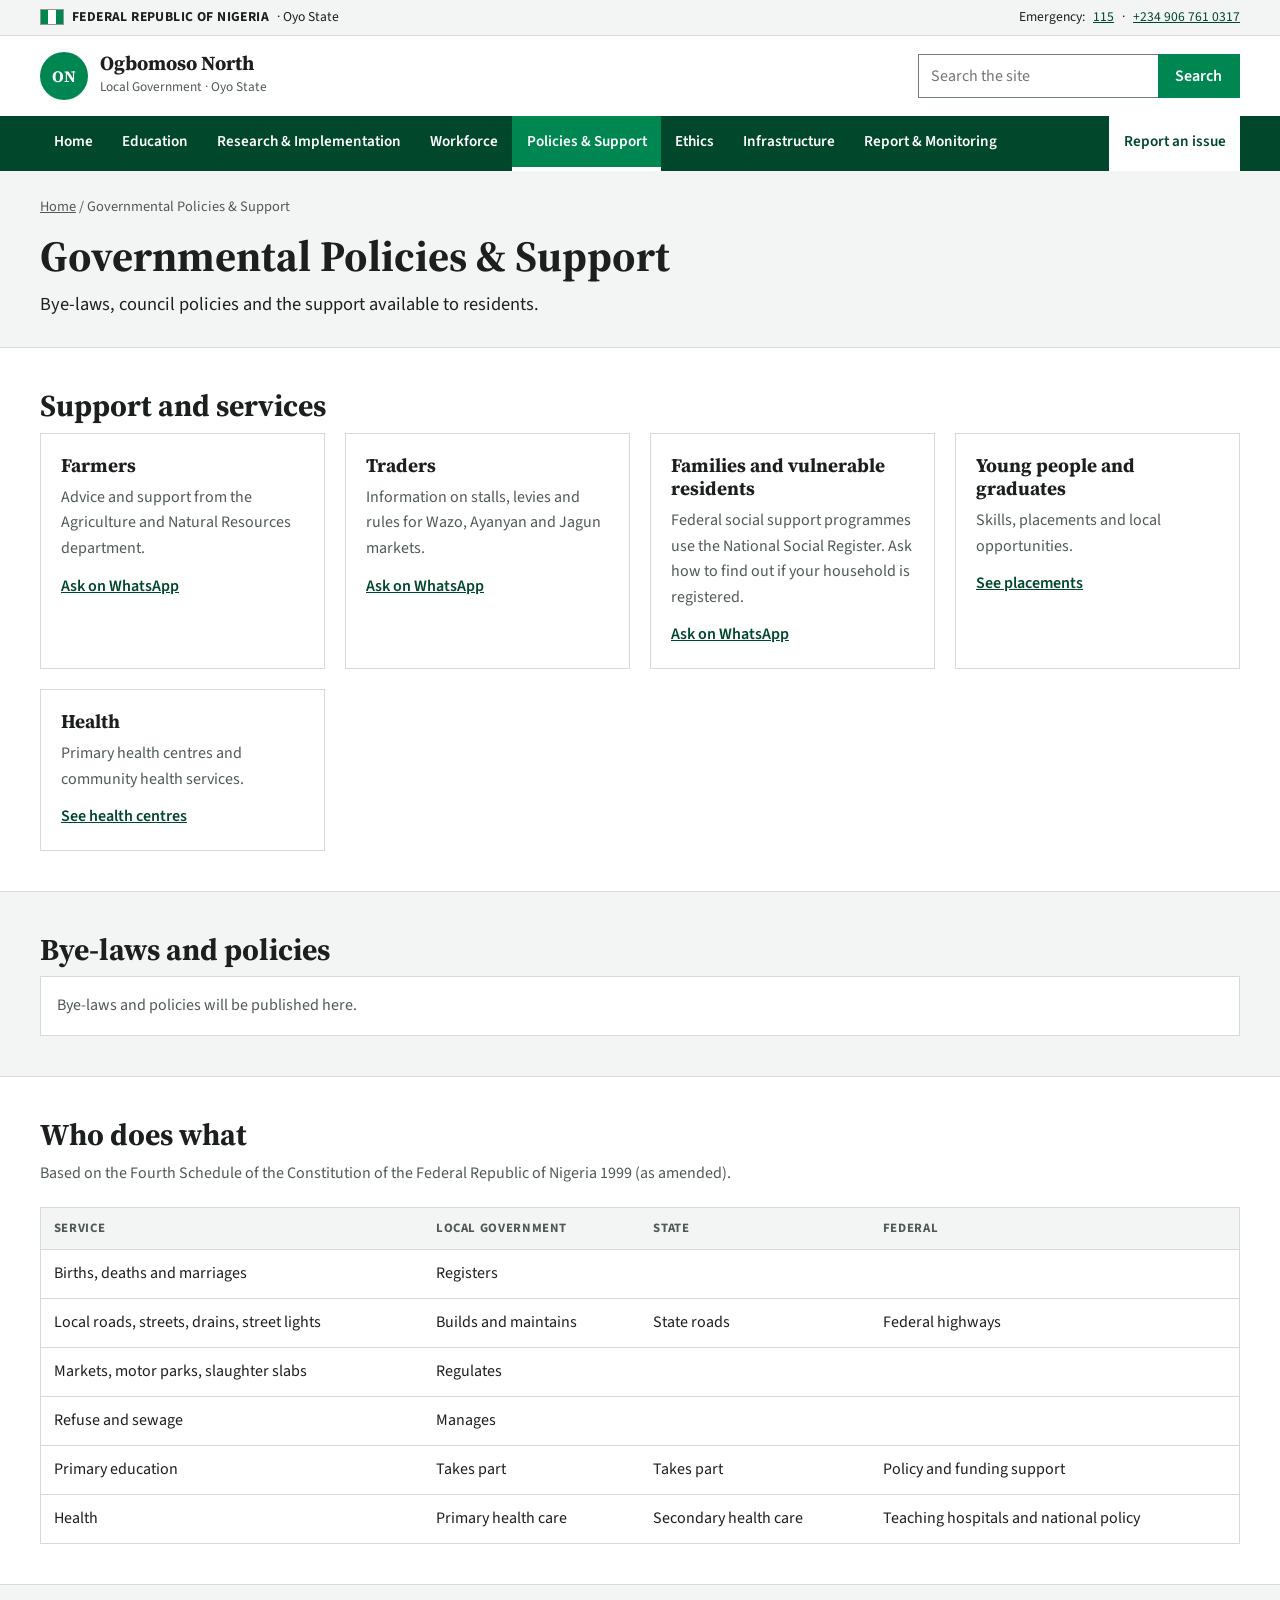
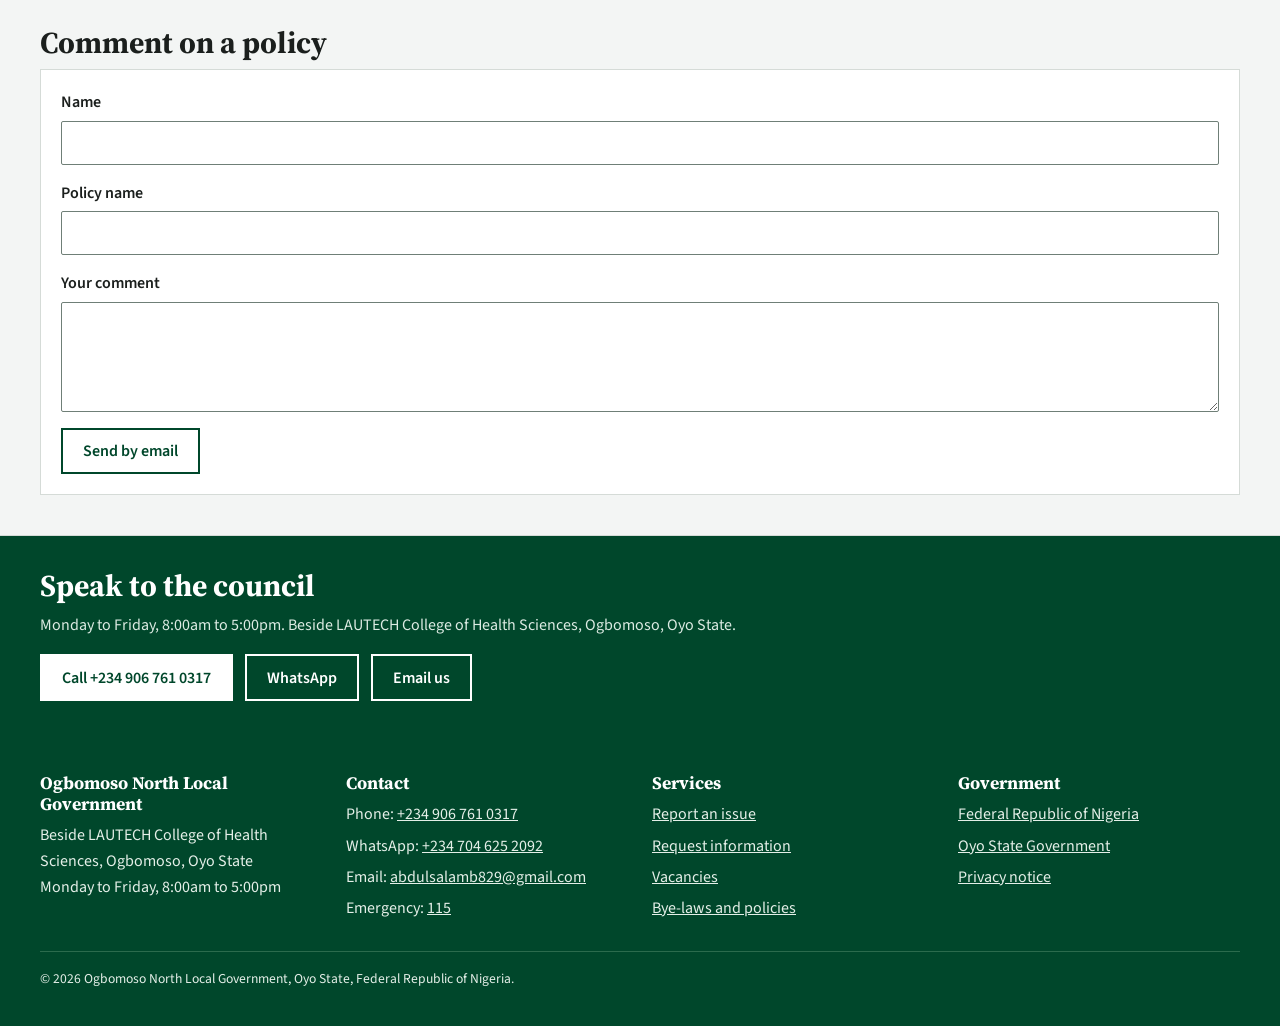
<file: policies.html>
<!DOCTYPE html>
<html lang="en">
<head>
  <meta charset="utf-8">
  <meta name="viewport" content="width=device-width, initial-scale=1">
  <title>Governmental Policies & Support | Ogbomoso North Local Government</title>
  <meta name="description" content="Bye-laws, policies and support for residents of Ogbomoso North.">
  <meta name="theme-color" content="#00472b">
  <meta property="og:title" content="Governmental Policies & Support | Ogbomoso North Local Government">
  <meta property="og:description" content="Bye-laws, policies and support for residents of Ogbomoso North.">
  <link rel="icon" href="assets/img/favicon.svg" type="image/svg+xml">
  <!-- Fonts -->
  <link rel="preconnect" href="https://fonts.googleapis.com">
  <link rel="preconnect" href="https://fonts.gstatic.com" crossorigin>
  <link rel="stylesheet" href="https://fonts.googleapis.com/css2?family=Source+Sans+3:wght@400;600;700&amp;family=Source+Serif+4:wght@600;700&amp;display=swap">
  <!-- Styles -->
  <link rel="stylesheet" href="assets/css/styles.css">
</head>
<body>
<a class="skip" href="#main">Skip to content</a>

<!-- Government bar: Federal Republic of Nigeria and emergency line -->
<div class="gov-bar">
  <div class="wrap">
    <p><span class="flag" aria-hidden="true"></span><strong>Federal Republic of Nigeria</strong> &middot; Oyo State</p>
    <p>Emergency: <a href="tel:115">115</a> &middot; <a href="tel:+2349067610317">+234 906 761 0317</a></p>
  </div>
</div>

<!-- Site header: brand, search, menu button -->
<header class="site-header">
  <div class="wrap header-row">
    <a class="brand" href="index.html">
      <span class="brand-mark" aria-hidden="true">ON</span>
      <span class="brand-text"><strong>Ogbomoso North</strong><small>Local Government &middot; Oyo State</small></span>
    </a>
    <form class="search" role="search" data-search>
      <label class="sr-only" for="site-search">Search the site</label>
      <input id="site-search" type="search" placeholder="Search the site" autocomplete="off">
      <button type="submit">Search</button>
      <ul class="results" hidden></ul>
    </form>
    <button class="nav-toggle" type="button" aria-expanded="false" aria-controls="menu">Menu</button>
  </div>
  <!-- Main navigation -->
  <nav id="menu" class="main-nav" aria-label="Main">
    <div class="wrap">
      <ul>
      <li><a href="index.html">Home</a></li>
      <li><a href="education.html">Education</a></li>
      <li><a href="research.html">Research &amp; Implementation</a></li>
      <li><a href="workforce.html">Workforce</a></li>
      <li><a href="policies.html" aria-current="page">Policies &amp; Support</a></li>
      <li><a href="ethics.html">Ethics</a></li>
      <li><a href="infrastructure.html">Infrastructure</a></li>
      <li><a href="reports.html">Report &amp; Monitoring</a></li>
      <li class="cta"><a href="reports.html">Report an issue</a></li>
      </ul>
    </div>
  </nav>
</header>

<main id="main">
<!-- Page heading -->
<section class="page-head">
  <div class="wrap">
    <nav class="crumbs" aria-label="Breadcrumb"><a href="index.html">Home</a> / Governmental Policies &amp; Support</nav>
    <h1>Governmental Policies &amp; Support</h1>
    <p class="lead">Bye-laws, council policies and the support available to residents.</p>
  </div>
</section>

<!-- Support and services -->
<section class="block " id="support">
  <div class="wrap">
    <h2>Support and services</h2>

  <div class="grid">
    <article class="card"><h3>Farmers</h3><p>Advice and support from the Agriculture and Natural Resources department.</p><a class="more" href="https://wa.me/2347046252092?text=I%20would%20like%20to%20ask%20about%20support%20for%20farmers">Ask on WhatsApp</a></article>
    <article class="card"><h3>Traders</h3><p>Information on stalls, levies and rules for Wazo, Ayanyan and Jagun markets.</p><a class="more" href="https://wa.me/2347046252092?text=I%20would%20like%20to%20ask%20about%20market%20stalls%20and%20levies">Ask on WhatsApp</a></article>
    <article class="card"><h3>Families and vulnerable residents</h3><p>Federal social support programmes use the National Social Register. Ask how to find out if your household is registered.</p><a class="more" href="https://wa.me/2347046252092?text=I%20would%20like%20to%20ask%20about%20the%20National%20Social%20Register">Ask on WhatsApp</a></article>
    <article class="card"><h3>Young people and graduates</h3><p>Skills, placements and local opportunities.</p><a class="more" href="workforce.html#placements">See placements</a></article>
    <article class="card"><h3>Health</h3><p>Primary health centres and community health services.</p><a class="more" href="infrastructure.html#health">See health centres</a></article>
  </div>
  </div>
</section>

<!-- Bye-laws and policies -->
<section class="block alt">
  <div class="wrap">
    <h2>Bye-laws and policies</h2>

  <div class="table-wrap" data-table="policies" data-cols="Policy:title|Department:department|Status:status|File:link" data-empty="Bye-laws and policies will be published here."><noscript><p class="empty">Please enable JavaScript to view this list.</p></noscript></div>
  </div>
</section>

<!-- Who does what -->
<section class="block ">
  <div class="wrap">
    <h2>Who does what</h2>
    <p class="intro">Based on the Fourth Schedule of the Constitution of the Federal Republic of Nigeria 1999 (as amended).</p>
  <div class="table-wrap"><table><thead><tr><th scope="col">Service</th><th scope="col">Local Government</th><th scope="col">State</th><th scope="col">Federal</th></tr></thead><tbody><tr><td>Births, deaths and marriages</td><td>Registers</td><td></td><td></td></tr><tr><td>Local roads, streets, drains, street lights</td><td>Builds and maintains</td><td>State roads</td><td>Federal highways</td></tr><tr><td>Markets, motor parks, slaughter slabs</td><td>Regulates</td><td></td><td></td></tr><tr><td>Refuse and sewage</td><td>Manages</td><td></td><td></td></tr><tr><td>Primary education</td><td>Takes part</td><td>Takes part</td><td>Policy and funding support</td></tr><tr><td>Health</td><td>Primary health care</td><td>Secondary health care</td><td>Teaching hospitals and national policy</td></tr></tbody></table></div>
  </div>
</section>

<!-- Comment on a policy -->
<section class="block alt">
  <div class="wrap">
    <h2>Comment on a policy</h2>

  <form class="form" data-form="policy-comment" data-subject="Comment on a policy">
    <div class="field"><label for="pc-name">Name</label><input id="pc-name" name="Name" type="text" required></div>
    <div class="field"><label for="pc-policy">Policy name</label><input id="pc-policy" name="Policy name" type="text" required></div>
    <div class="field"><label for="pc-text">Your comment</label><textarea id="pc-text" name="Your comment" required></textarea></div>
    <div class="actions"><button class="btn outline" type="button" data-send-email>Send by email</button></div>
  </form>
  </div>
</section>

<!-- Contact band -->
<section class="contact-band">
  <div class="wrap">
    <h2>Speak to the council</h2>
    <p>Monday to Friday, 8:00am to 5:00pm. Beside LAUTECH College of Health Sciences, Ogbomoso, Oyo State.</p>
    <div class="actions">
      <a class="btn" href="tel:+2349067610317">Call +234 906 761 0317</a>
      <a class="btn outline" href="https://wa.me/2347046252092">WhatsApp</a>
      <a class="btn outline" href="mailto:abdulsalamb829@gmail.com">Email us</a>
    </div>
  </div>
</section>

</main>

<!-- Footer -->
<footer class="site-footer">
  <div class="wrap">
    <div class="footer-grid">
      <section>
        <h2>Ogbomoso North Local Government</h2>
        <p>Beside LAUTECH College of Health Sciences, Ogbomoso, Oyo State<br>Monday to Friday, 8:00am to 5:00pm</p>
      </section>
      <section>
        <h2>Contact</h2>
        <ul>
          <li>Phone: <a href="tel:+2349067610317">+234 906 761 0317</a></li>
          <li>WhatsApp: <a href="https://wa.me/2347046252092">+234 704 625 2092</a></li>
          <li>Email: <a href="mailto:abdulsalamb829@gmail.com">abdulsalamb829@gmail.com</a></li>
          <li>Emergency: <a href="tel:115">115</a></li>
        </ul>
      </section>
      <section>
        <h2>Services</h2>
        <ul>
          <li><a href="reports.html">Report an issue</a></li>
          <li><a href="ethics.html#information">Request information</a></li>
          <li><a href="workforce.html#vacancies">Vacancies</a></li>
          <li><a href="policies.html">Bye-laws and policies</a></li>
        </ul>
      </section>
      <section>
        <h2>Government</h2>
        <ul>
          <li><a href="https://nigeria.gov.ng" target="_blank" rel="noopener">Federal Republic of Nigeria</a></li>
          <li><a href="https://oyostate.gov.ng" target="_blank" rel="noopener">Oyo State Government</a></li>
          <li><a href="privacy.html">Privacy notice</a></li>
        </ul>
      </section>
    </div>
    <p class="legal">&copy; <span data-year>2026</span> Ogbomoso North Local Government, Oyo State, Federal Republic of Nigeria.</p>
  </div>
</footer>

<!-- Scripts: data first, then behaviour -->
<script src="assets/js/data.js" defer></script>
<script src="assets/js/main.js" defer></script>
</body>
</html>
</file>
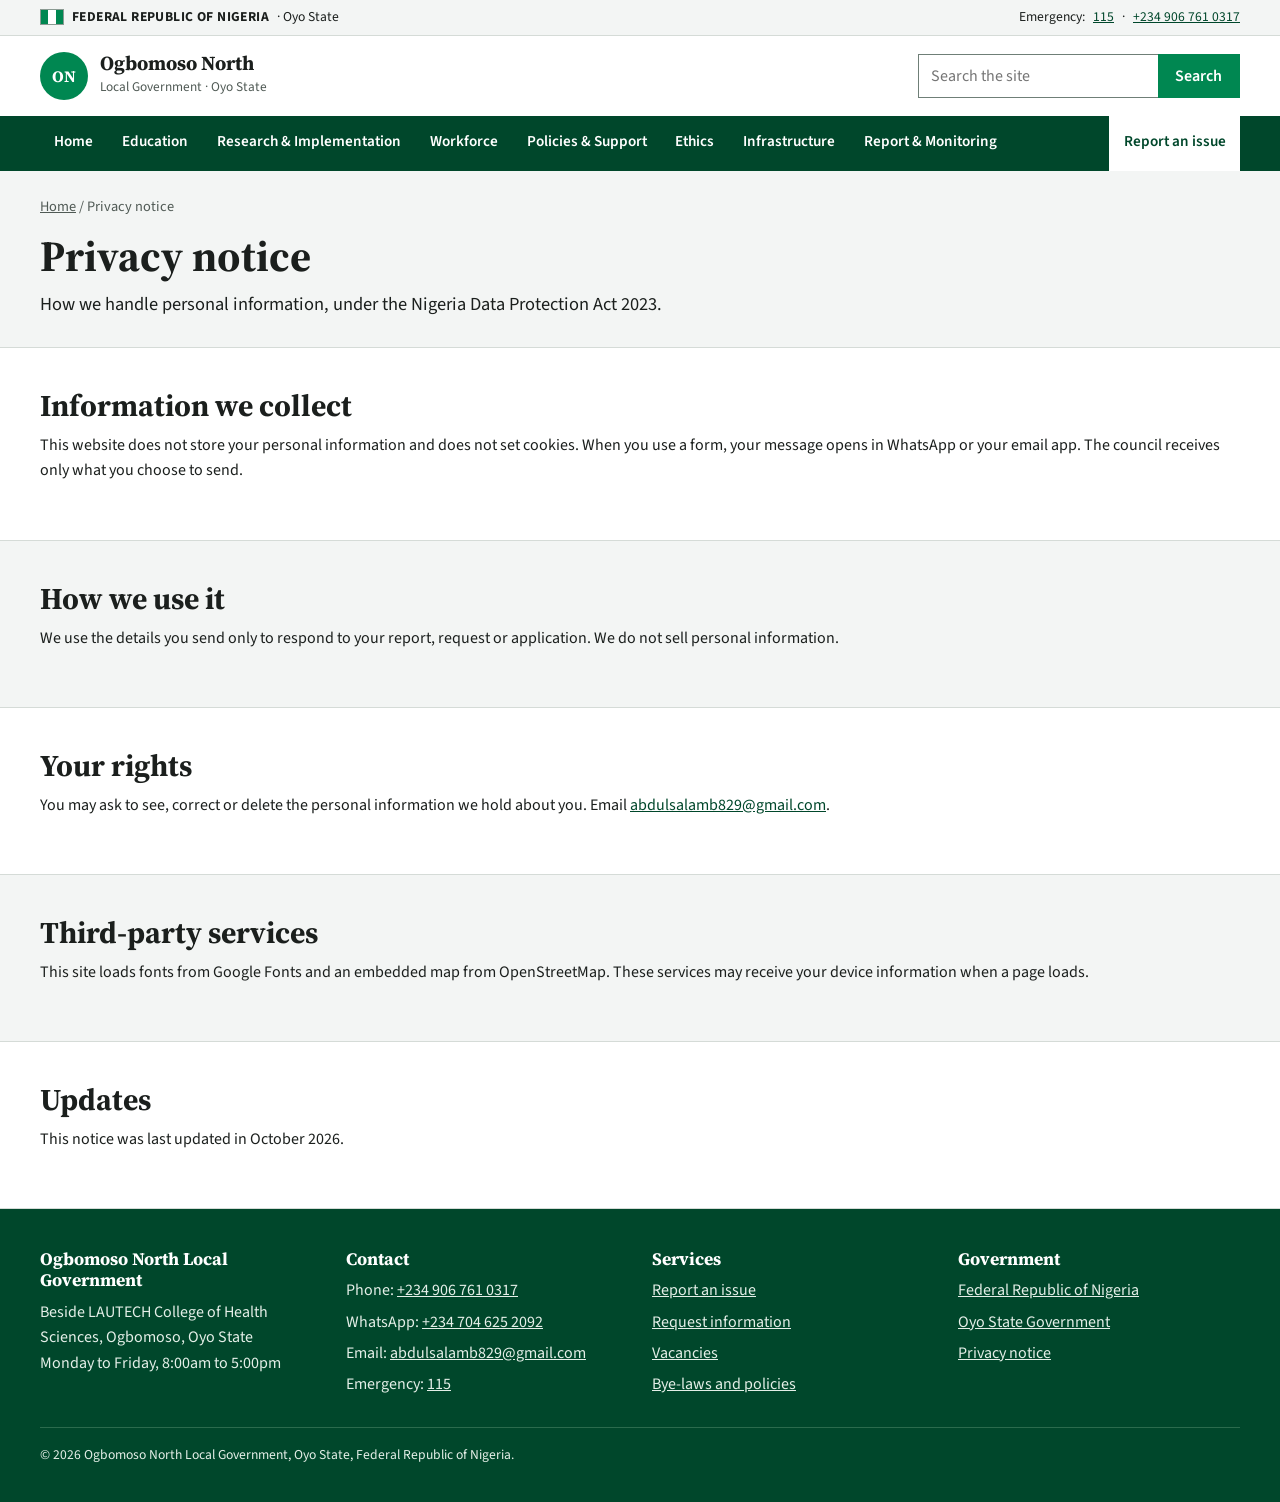
<file: privacy.html>
<!DOCTYPE html>
<html lang="en">
<head>
  <meta charset="utf-8">
  <meta name="viewport" content="width=device-width, initial-scale=1">
  <title>Privacy notice | Ogbomoso North Local Government</title>
  <meta name="description" content="How Ogbomoso North Local Government handles personal information.">
  <meta name="theme-color" content="#00472b">
  <meta property="og:title" content="Privacy notice | Ogbomoso North Local Government">
  <meta property="og:description" content="How Ogbomoso North Local Government handles personal information.">
  <link rel="icon" href="assets/img/favicon.svg" type="image/svg+xml">
  <!-- Fonts -->
  <link rel="preconnect" href="https://fonts.googleapis.com">
  <link rel="preconnect" href="https://fonts.gstatic.com" crossorigin>
  <link rel="stylesheet" href="https://fonts.googleapis.com/css2?family=Source+Sans+3:wght@400;600;700&amp;family=Source+Serif+4:wght@600;700&amp;display=swap">
  <!-- Styles -->
  <link rel="stylesheet" href="assets/css/styles.css">
</head>
<body>
<a class="skip" href="#main">Skip to content</a>

<!-- Government bar: Federal Republic of Nigeria and emergency line -->
<div class="gov-bar">
  <div class="wrap">
    <p><span class="flag" aria-hidden="true"></span><strong>Federal Republic of Nigeria</strong> &middot; Oyo State</p>
    <p>Emergency: <a href="tel:115">115</a> &middot; <a href="tel:+2349067610317">+234 906 761 0317</a></p>
  </div>
</div>

<!-- Site header: brand, search, menu button -->
<header class="site-header">
  <div class="wrap header-row">
    <a class="brand" href="index.html">
      <span class="brand-mark" aria-hidden="true">ON</span>
      <span class="brand-text"><strong>Ogbomoso North</strong><small>Local Government &middot; Oyo State</small></span>
    </a>
    <form class="search" role="search" data-search>
      <label class="sr-only" for="site-search">Search the site</label>
      <input id="site-search" type="search" placeholder="Search the site" autocomplete="off">
      <button type="submit">Search</button>
      <ul class="results" hidden></ul>
    </form>
    <button class="nav-toggle" type="button" aria-expanded="false" aria-controls="menu">Menu</button>
  </div>
  <!-- Main navigation -->
  <nav id="menu" class="main-nav" aria-label="Main">
    <div class="wrap">
      <ul>
      <li><a href="index.html">Home</a></li>
      <li><a href="education.html">Education</a></li>
      <li><a href="research.html">Research &amp; Implementation</a></li>
      <li><a href="workforce.html">Workforce</a></li>
      <li><a href="policies.html">Policies &amp; Support</a></li>
      <li><a href="ethics.html">Ethics</a></li>
      <li><a href="infrastructure.html">Infrastructure</a></li>
      <li><a href="reports.html">Report &amp; Monitoring</a></li>
      <li class="cta"><a href="reports.html">Report an issue</a></li>
      </ul>
    </div>
  </nav>
</header>

<main id="main">
<!-- Page heading -->
<section class="page-head">
  <div class="wrap">
    <nav class="crumbs" aria-label="Breadcrumb"><a href="index.html">Home</a> / Privacy notice</nav>
    <h1>Privacy notice</h1>
    <p class="lead">How we handle personal information, under the Nigeria Data Protection Act 2023.</p>
  </div>
</section>

<!-- Information we collect -->
<section class="block ">
  <div class="wrap">
    <h2>Information we collect</h2>

  <p>This website does not store your personal information and does not set cookies. When you use a form, your message opens in WhatsApp or your email app. The council receives only what you choose to send.</p>
  </div>
</section>

<!-- How we use it -->
<section class="block alt">
  <div class="wrap">
    <h2>How we use it</h2>

  <p>We use the details you send only to respond to your report, request or application. We do not sell personal information.</p>
  </div>
</section>

<!-- Your rights -->
<section class="block ">
  <div class="wrap">
    <h2>Your rights</h2>

  <p>You may ask to see, correct or delete the personal information we hold about you. Email <a href="mailto:abdulsalamb829@gmail.com">abdulsalamb829@gmail.com</a>.</p>
  </div>
</section>

<!-- Third-party services -->
<section class="block alt">
  <div class="wrap">
    <h2>Third-party services</h2>

  <p>This site loads fonts from Google Fonts and an embedded map from OpenStreetMap. These services may receive your device information when a page loads.</p>
  </div>
</section>

<!-- Updates -->
<section class="block ">
  <div class="wrap">
    <h2>Updates</h2>

  <p>This notice was last updated in October 2026.</p>
  </div>
</section>

</main>

<!-- Footer -->
<footer class="site-footer">
  <div class="wrap">
    <div class="footer-grid">
      <section>
        <h2>Ogbomoso North Local Government</h2>
        <p>Beside LAUTECH College of Health Sciences, Ogbomoso, Oyo State<br>Monday to Friday, 8:00am to 5:00pm</p>
      </section>
      <section>
        <h2>Contact</h2>
        <ul>
          <li>Phone: <a href="tel:+2349067610317">+234 906 761 0317</a></li>
          <li>WhatsApp: <a href="https://wa.me/2347046252092">+234 704 625 2092</a></li>
          <li>Email: <a href="mailto:abdulsalamb829@gmail.com">abdulsalamb829@gmail.com</a></li>
          <li>Emergency: <a href="tel:115">115</a></li>
        </ul>
      </section>
      <section>
        <h2>Services</h2>
        <ul>
          <li><a href="reports.html">Report an issue</a></li>
          <li><a href="ethics.html#information">Request information</a></li>
          <li><a href="workforce.html#vacancies">Vacancies</a></li>
          <li><a href="policies.html">Bye-laws and policies</a></li>
        </ul>
      </section>
      <section>
        <h2>Government</h2>
        <ul>
          <li><a href="https://nigeria.gov.ng" target="_blank" rel="noopener">Federal Republic of Nigeria</a></li>
          <li><a href="https://oyostate.gov.ng" target="_blank" rel="noopener">Oyo State Government</a></li>
          <li><a href="privacy.html">Privacy notice</a></li>
        </ul>
      </section>
    </div>
    <p class="legal">&copy; <span data-year>2026</span> Ogbomoso North Local Government, Oyo State, Federal Republic of Nigeria.</p>
  </div>
</footer>

<!-- Scripts: data first, then behaviour -->
<script src="assets/js/data.js" defer></script>
<script src="assets/js/main.js" defer></script>
</body>
</html>
</file>
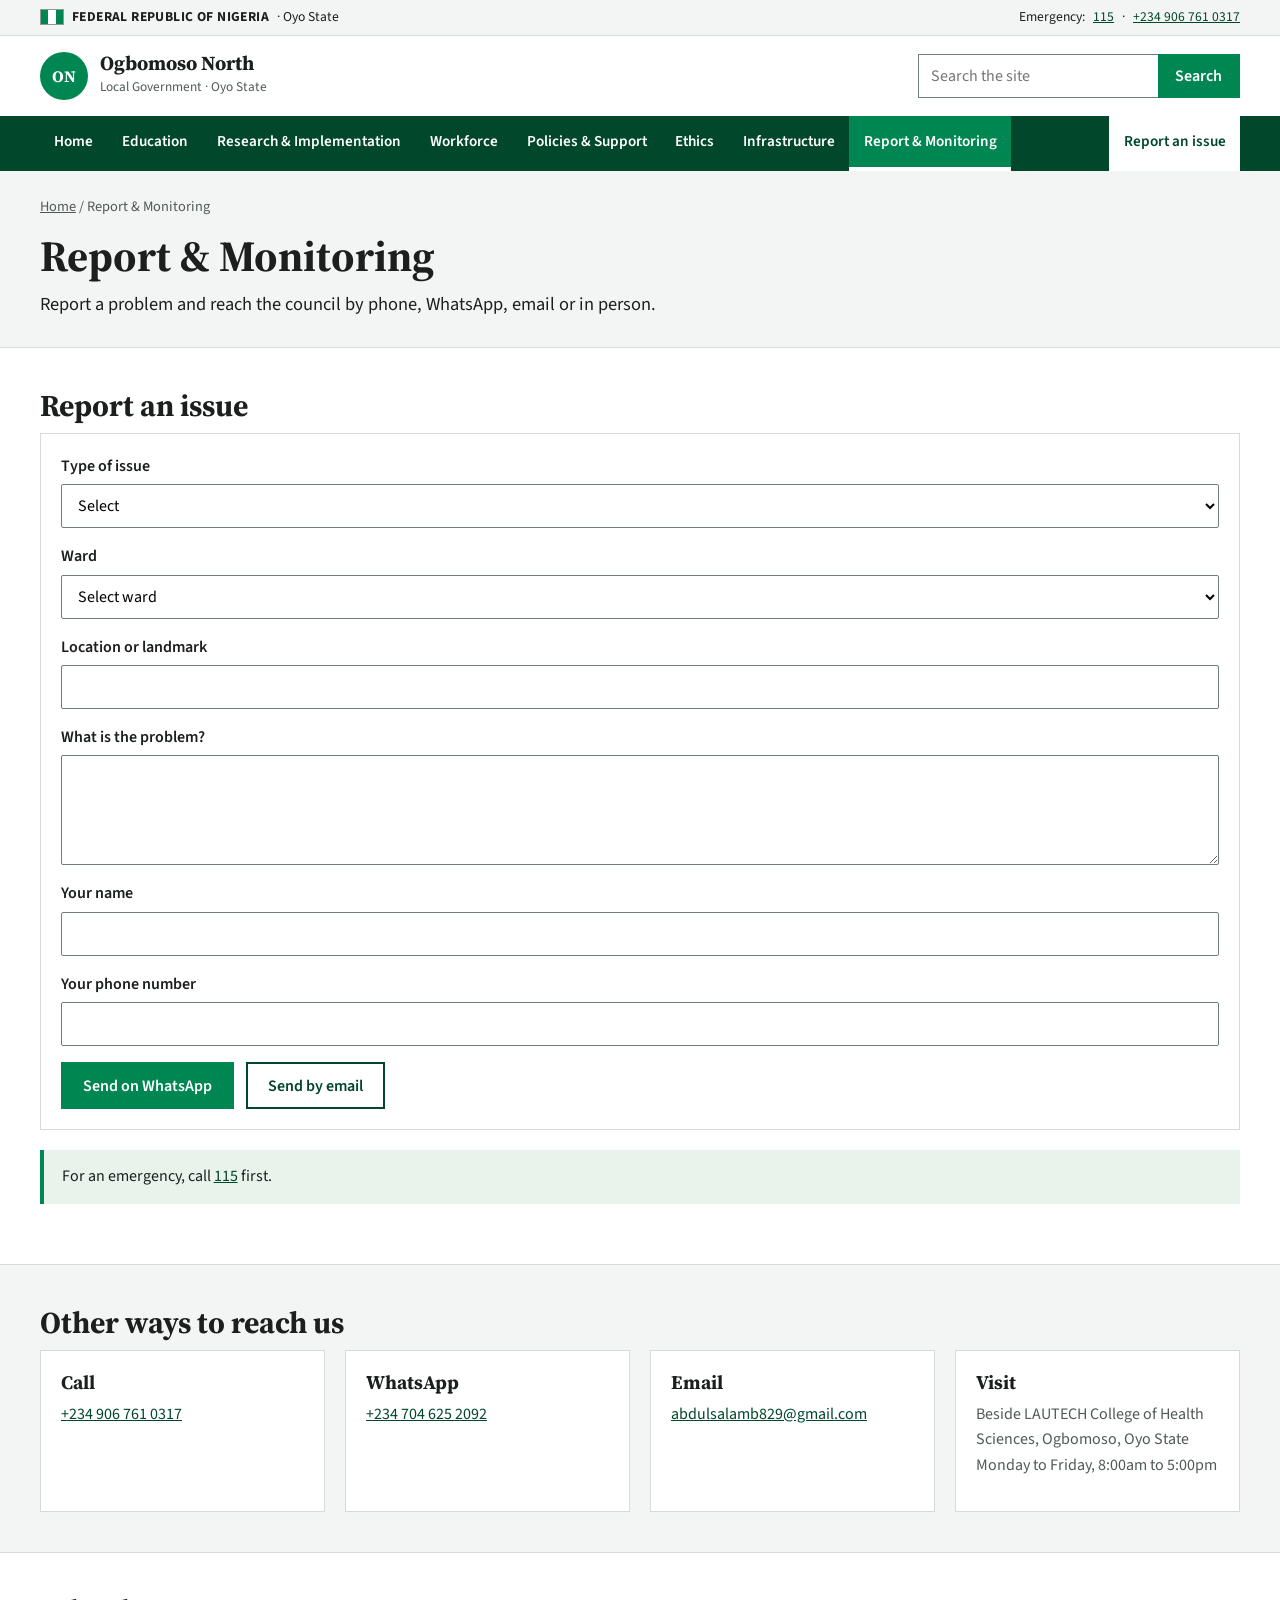
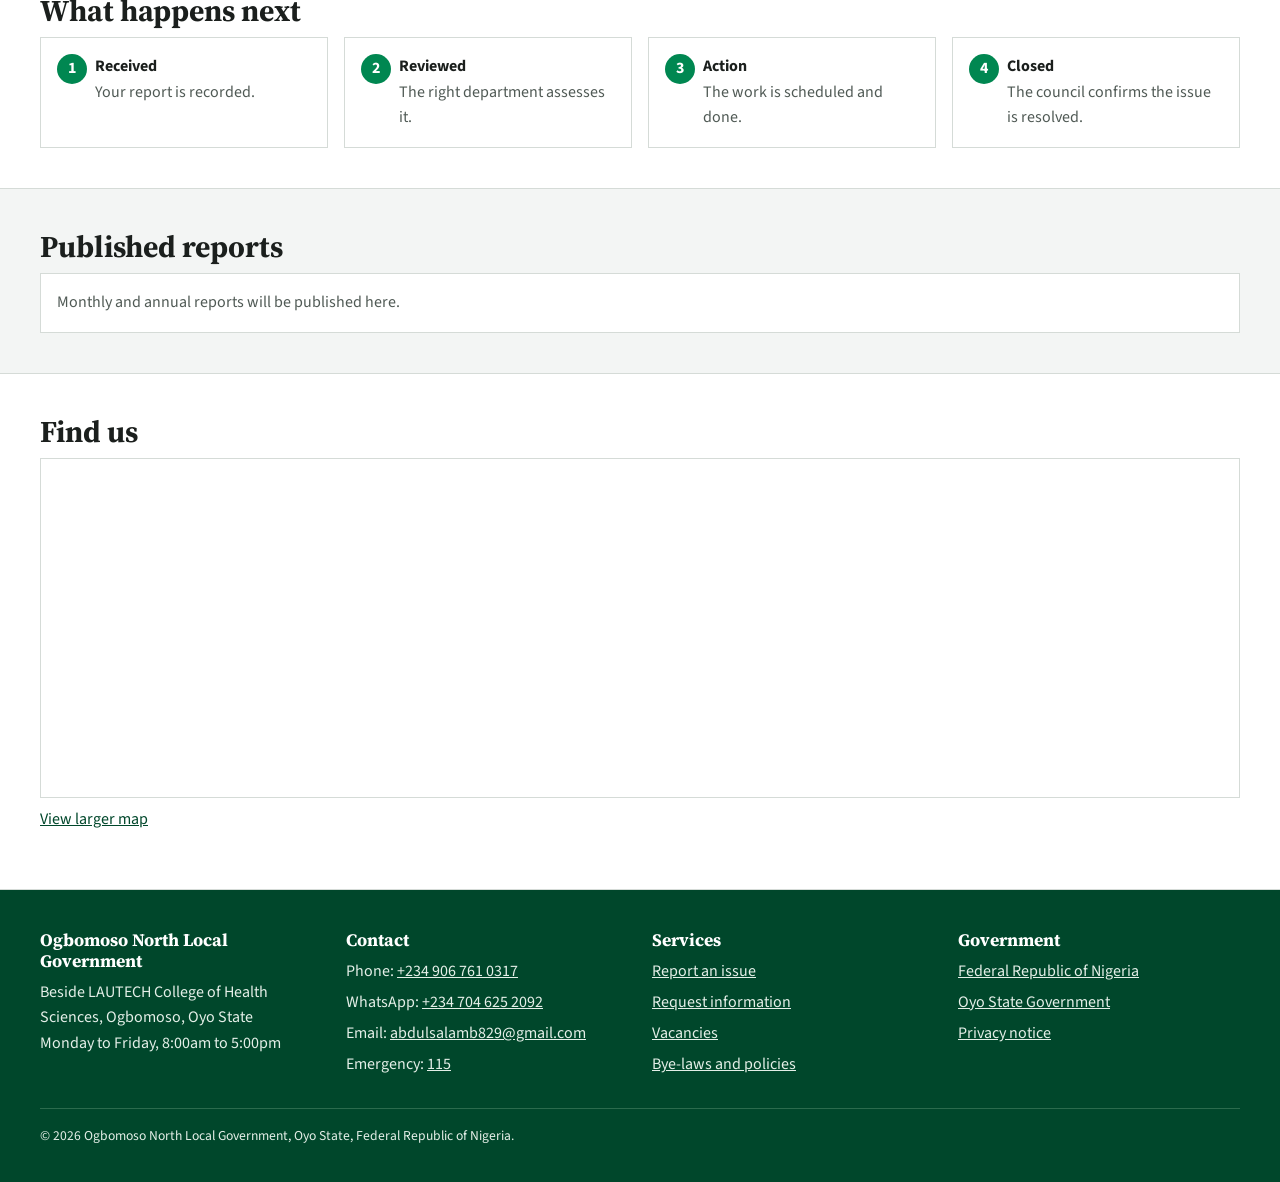
<file: reports.html>
<!DOCTYPE html>
<html lang="en">
<head>
  <meta charset="utf-8">
  <meta name="viewport" content="width=device-width, initial-scale=1">
  <title>Report & Monitoring | Ogbomoso North Local Government</title>
  <meta name="description" content="Report a problem to Ogbomoso North Local Government.">
  <meta name="theme-color" content="#00472b">
  <meta property="og:title" content="Report & Monitoring | Ogbomoso North Local Government">
  <meta property="og:description" content="Report a problem to Ogbomoso North Local Government.">
  <link rel="icon" href="assets/img/favicon.svg" type="image/svg+xml">
  <!-- Fonts -->
  <link rel="preconnect" href="https://fonts.googleapis.com">
  <link rel="preconnect" href="https://fonts.gstatic.com" crossorigin>
  <link rel="stylesheet" href="https://fonts.googleapis.com/css2?family=Source+Sans+3:wght@400;600;700&amp;family=Source+Serif+4:wght@600;700&amp;display=swap">
  <!-- Styles -->
  <link rel="stylesheet" href="assets/css/styles.css">
</head>
<body>
<a class="skip" href="#main">Skip to content</a>

<!-- Government bar: Federal Republic of Nigeria and emergency line -->
<div class="gov-bar">
  <div class="wrap">
    <p><span class="flag" aria-hidden="true"></span><strong>Federal Republic of Nigeria</strong> &middot; Oyo State</p>
    <p>Emergency: <a href="tel:115">115</a> &middot; <a href="tel:+2349067610317">+234 906 761 0317</a></p>
  </div>
</div>

<!-- Site header: brand, search, menu button -->
<header class="site-header">
  <div class="wrap header-row">
    <a class="brand" href="index.html">
      <span class="brand-mark" aria-hidden="true">ON</span>
      <span class="brand-text"><strong>Ogbomoso North</strong><small>Local Government &middot; Oyo State</small></span>
    </a>
    <form class="search" role="search" data-search>
      <label class="sr-only" for="site-search">Search the site</label>
      <input id="site-search" type="search" placeholder="Search the site" autocomplete="off">
      <button type="submit">Search</button>
      <ul class="results" hidden></ul>
    </form>
    <button class="nav-toggle" type="button" aria-expanded="false" aria-controls="menu">Menu</button>
  </div>
  <!-- Main navigation -->
  <nav id="menu" class="main-nav" aria-label="Main">
    <div class="wrap">
      <ul>
      <li><a href="index.html">Home</a></li>
      <li><a href="education.html">Education</a></li>
      <li><a href="research.html">Research &amp; Implementation</a></li>
      <li><a href="workforce.html">Workforce</a></li>
      <li><a href="policies.html">Policies &amp; Support</a></li>
      <li><a href="ethics.html">Ethics</a></li>
      <li><a href="infrastructure.html">Infrastructure</a></li>
      <li><a href="reports.html" aria-current="page">Report &amp; Monitoring</a></li>
      <li class="cta"><a href="reports.html">Report an issue</a></li>
      </ul>
    </div>
  </nav>
</header>

<main id="main">
<!-- Page heading -->
<section class="page-head">
  <div class="wrap">
    <nav class="crumbs" aria-label="Breadcrumb"><a href="index.html">Home</a> / Report &amp; Monitoring</nav>
    <h1>Report &amp; Monitoring</h1>
    <p class="lead">Report a problem and reach the council by phone, WhatsApp, email or in person.</p>
  </div>
</section>

<!-- Report an issue -->
<section class="block ">
  <div class="wrap">
    <h2>Report an issue</h2>

  <form class="form" data-form="issue" data-subject="Issue report">
    <div class="field"><label for="ri-type">Type of issue</label><select id="ri-type" name="Type of issue" required><option value="">Select</option><option>Road or drain</option><option>Water</option><option>Street light</option><option>Refuse</option><option>Health centre</option><option>Market</option><option>School</option><option>Other</option></select></div>
    <div class="field"><label for="ri-ward">Ward</label><select id="ri-ward" name="Ward" data-wards required><option value="">Select ward</option></select></div>
    <div class="field"><label for="ri-place">Location or landmark</label><input id="ri-place" name="Location or landmark" type="text" required></div>
    <div class="field"><label for="ri-text">What is the problem?</label><textarea id="ri-text" name="What is the problem?" required></textarea></div>
    <div class="field"><label for="ri-name">Your name</label><input id="ri-name" name="Your name" type="text"></div>
    <div class="field"><label for="ri-phone">Your phone number</label><input id="ri-phone" name="Your phone number" type="tel"></div>
    <div class="actions"><button class="btn" type="submit">Send on WhatsApp</button> <button class="btn outline" type="button" data-send-email>Send by email</button></div>
  </form>
  <div class="note">For an emergency, call <a href="tel:115">115</a> first.</div>
  </div>
</section>

<!-- Other ways to reach us -->
<section class="block alt">
  <div class="wrap">
    <h2>Other ways to reach us</h2>

  <div class="grid">
    <article class="card"><h3>Call</h3><p><a href="tel:+2349067610317">+234 906 761 0317</a></p></article>
    <article class="card"><h3>WhatsApp</h3><p><a href="https://wa.me/2347046252092">+234 704 625 2092</a></p></article>
    <article class="card"><h3>Email</h3><p><a href="mailto:abdulsalamb829@gmail.com">abdulsalamb829@gmail.com</a></p></article>
    <article class="card"><h3>Visit</h3><p>Beside LAUTECH College of Health Sciences, Ogbomoso, Oyo State<br>Monday to Friday, 8:00am to 5:00pm</p></article>
  </div>
  </div>
</section>

<!-- What happens next -->
<section class="block ">
  <div class="wrap">
    <h2>What happens next</h2>

  <ol class="steps">
    <li><strong>Received</strong><span>Your report is recorded.</span></li>
    <li><strong>Reviewed</strong><span>The right department assesses it.</span></li>
    <li><strong>Action</strong><span>The work is scheduled and done.</span></li>
    <li><strong>Closed</strong><span>The council confirms the issue is resolved.</span></li>
  </ol>
  </div>
</section>

<!-- Published reports -->
<section class="block alt">
  <div class="wrap">
    <h2>Published reports</h2>

  <div class="table-wrap" data-table="reports" data-cols="Report:title|Period:period|File:link" data-empty="Monthly and annual reports will be published here."><noscript><p class="empty">Please enable JavaScript to view this list.</p></noscript></div>
  </div>
</section>

<!-- Find us -->
<section class="block ">
  <div class="wrap">
    <h2>Find us</h2>

  <iframe class="map" title="Map of the council location" loading="lazy" src="https://www.openstreetmap.org/export/embed.html?bbox=4.2467%2C8.1133%2C4.2867%2C8.1533&amp;layer=mapnik&amp;marker=8.1333%2C4.2667"></iframe>
  <p><a href="https://www.openstreetmap.org/?mlat=8.1333&amp;mlon=4.2667#map=15/8.1333/4.2667" target="_blank" rel="noopener">View larger map</a></p>
  </div>
</section>

</main>

<!-- Footer -->
<footer class="site-footer">
  <div class="wrap">
    <div class="footer-grid">
      <section>
        <h2>Ogbomoso North Local Government</h2>
        <p>Beside LAUTECH College of Health Sciences, Ogbomoso, Oyo State<br>Monday to Friday, 8:00am to 5:00pm</p>
      </section>
      <section>
        <h2>Contact</h2>
        <ul>
          <li>Phone: <a href="tel:+2349067610317">+234 906 761 0317</a></li>
          <li>WhatsApp: <a href="https://wa.me/2347046252092">+234 704 625 2092</a></li>
          <li>Email: <a href="mailto:abdulsalamb829@gmail.com">abdulsalamb829@gmail.com</a></li>
          <li>Emergency: <a href="tel:115">115</a></li>
        </ul>
      </section>
      <section>
        <h2>Services</h2>
        <ul>
          <li><a href="reports.html">Report an issue</a></li>
          <li><a href="ethics.html#information">Request information</a></li>
          <li><a href="workforce.html#vacancies">Vacancies</a></li>
          <li><a href="policies.html">Bye-laws and policies</a></li>
        </ul>
      </section>
      <section>
        <h2>Government</h2>
        <ul>
          <li><a href="https://nigeria.gov.ng" target="_blank" rel="noopener">Federal Republic of Nigeria</a></li>
          <li><a href="https://oyostate.gov.ng" target="_blank" rel="noopener">Oyo State Government</a></li>
          <li><a href="privacy.html">Privacy notice</a></li>
        </ul>
      </section>
    </div>
    <p class="legal">&copy; <span data-year>2026</span> Ogbomoso North Local Government, Oyo State, Federal Republic of Nigeria.</p>
  </div>
</footer>

<!-- Scripts: data first, then behaviour -->
<script src="assets/js/data.js" defer></script>
<script src="assets/js/main.js" defer></script>
</body>
</html>
</file>
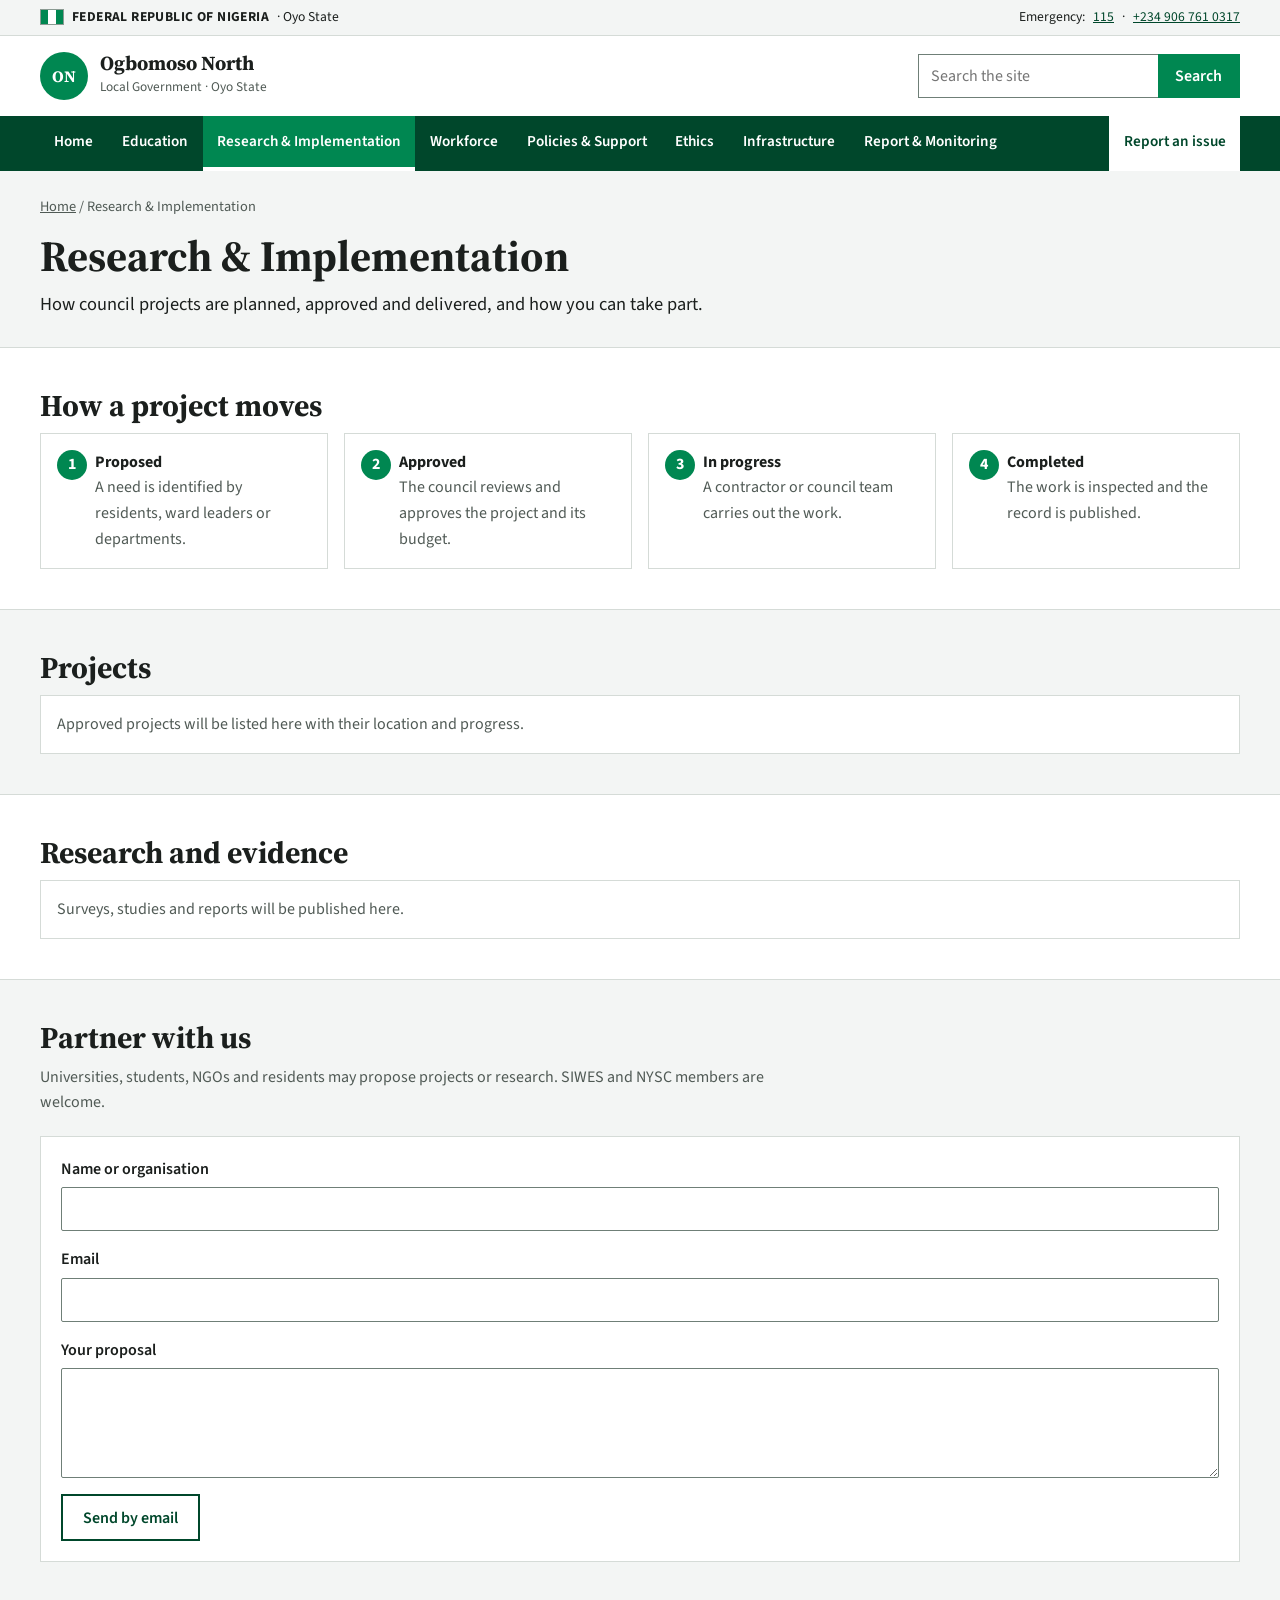
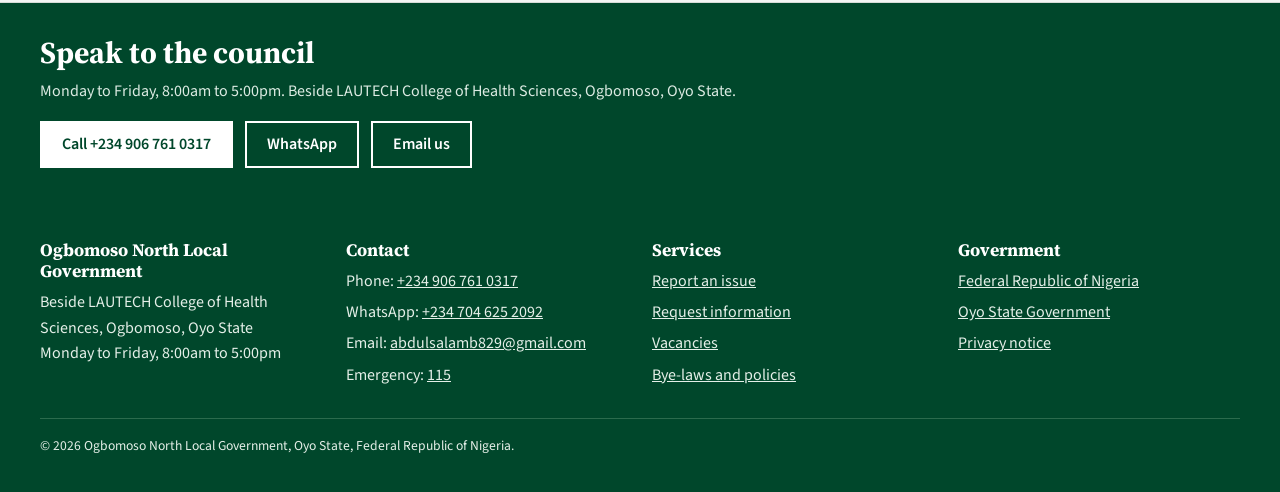
<file: research.html>
<!DOCTYPE html>
<html lang="en">
<head>
  <meta charset="utf-8">
  <meta name="viewport" content="width=device-width, initial-scale=1">
  <title>Research & Implementation | Ogbomoso North Local Government</title>
  <meta name="description" content="How council projects are planned, approved and delivered.">
  <meta name="theme-color" content="#00472b">
  <meta property="og:title" content="Research & Implementation | Ogbomoso North Local Government">
  <meta property="og:description" content="How council projects are planned, approved and delivered.">
  <link rel="icon" href="assets/img/favicon.svg" type="image/svg+xml">
  <!-- Fonts -->
  <link rel="preconnect" href="https://fonts.googleapis.com">
  <link rel="preconnect" href="https://fonts.gstatic.com" crossorigin>
  <link rel="stylesheet" href="https://fonts.googleapis.com/css2?family=Source+Sans+3:wght@400;600;700&amp;family=Source+Serif+4:wght@600;700&amp;display=swap">
  <!-- Styles -->
  <link rel="stylesheet" href="assets/css/styles.css">
</head>
<body>
<a class="skip" href="#main">Skip to content</a>

<!-- Government bar: Federal Republic of Nigeria and emergency line -->
<div class="gov-bar">
  <div class="wrap">
    <p><span class="flag" aria-hidden="true"></span><strong>Federal Republic of Nigeria</strong> &middot; Oyo State</p>
    <p>Emergency: <a href="tel:115">115</a> &middot; <a href="tel:+2349067610317">+234 906 761 0317</a></p>
  </div>
</div>

<!-- Site header: brand, search, menu button -->
<header class="site-header">
  <div class="wrap header-row">
    <a class="brand" href="index.html">
      <span class="brand-mark" aria-hidden="true">ON</span>
      <span class="brand-text"><strong>Ogbomoso North</strong><small>Local Government &middot; Oyo State</small></span>
    </a>
    <form class="search" role="search" data-search>
      <label class="sr-only" for="site-search">Search the site</label>
      <input id="site-search" type="search" placeholder="Search the site" autocomplete="off">
      <button type="submit">Search</button>
      <ul class="results" hidden></ul>
    </form>
    <button class="nav-toggle" type="button" aria-expanded="false" aria-controls="menu">Menu</button>
  </div>
  <!-- Main navigation -->
  <nav id="menu" class="main-nav" aria-label="Main">
    <div class="wrap">
      <ul>
      <li><a href="index.html">Home</a></li>
      <li><a href="education.html">Education</a></li>
      <li><a href="research.html" aria-current="page">Research &amp; Implementation</a></li>
      <li><a href="workforce.html">Workforce</a></li>
      <li><a href="policies.html">Policies &amp; Support</a></li>
      <li><a href="ethics.html">Ethics</a></li>
      <li><a href="infrastructure.html">Infrastructure</a></li>
      <li><a href="reports.html">Report &amp; Monitoring</a></li>
      <li class="cta"><a href="reports.html">Report an issue</a></li>
      </ul>
    </div>
  </nav>
</header>

<main id="main">
<!-- Page heading -->
<section class="page-head">
  <div class="wrap">
    <nav class="crumbs" aria-label="Breadcrumb"><a href="index.html">Home</a> / Research &amp; Implementation</nav>
    <h1>Research &amp; Implementation</h1>
    <p class="lead">How council projects are planned, approved and delivered, and how you can take part.</p>
  </div>
</section>

<!-- How a project moves -->
<section class="block ">
  <div class="wrap">
    <h2>How a project moves</h2>

  <ol class="steps">
    <li><strong>Proposed</strong><span>A need is identified by residents, ward leaders or departments.</span></li>
    <li><strong>Approved</strong><span>The council reviews and approves the project and its budget.</span></li>
    <li><strong>In progress</strong><span>A contractor or council team carries out the work.</span></li>
    <li><strong>Completed</strong><span>The work is inspected and the record is published.</span></li>
  </ol>
  </div>
</section>

<!-- Projects -->
<section class="block alt">
  <div class="wrap">
    <h2>Projects</h2>

  <div class="table-wrap" data-table="projects" data-cols="Project:title|Ward:ward|Sector:sector|Stage:stage" data-empty="Approved projects will be listed here with their location and progress."><noscript><p class="empty">Please enable JavaScript to view this list.</p></noscript></div>
  </div>
</section>

<!-- Research and evidence -->
<section class="block ">
  <div class="wrap">
    <h2>Research and evidence</h2>

  <div class="table-wrap" data-table="publications" data-cols="Title:title|Type:type|Year:year|File:link" data-empty="Surveys, studies and reports will be published here."><noscript><p class="empty">Please enable JavaScript to view this list.</p></noscript></div>
  </div>
</section>

<!-- Partner with us -->
<section class="block alt">
  <div class="wrap">
    <h2>Partner with us</h2>
    <p class="intro">Universities, students, NGOs and residents may propose projects or research. SIWES and NYSC members are welcome.</p>
  <form class="form" data-form="proposal" data-subject="Project or research proposal">
    <div class="field"><label for="pr-name">Name or organisation</label><input id="pr-name" name="Name or organisation" type="text" required></div>
    <div class="field"><label for="pr-email">Email</label><input id="pr-email" name="Email" type="email" required></div>
    <div class="field"><label for="pr-idea">Your proposal</label><textarea id="pr-idea" name="Your proposal" required></textarea></div>
    <div class="actions"><button class="btn outline" type="button" data-send-email>Send by email</button></div>
  </form>
  </div>
</section>

<!-- Contact band -->
<section class="contact-band">
  <div class="wrap">
    <h2>Speak to the council</h2>
    <p>Monday to Friday, 8:00am to 5:00pm. Beside LAUTECH College of Health Sciences, Ogbomoso, Oyo State.</p>
    <div class="actions">
      <a class="btn" href="tel:+2349067610317">Call +234 906 761 0317</a>
      <a class="btn outline" href="https://wa.me/2347046252092">WhatsApp</a>
      <a class="btn outline" href="mailto:abdulsalamb829@gmail.com">Email us</a>
    </div>
  </div>
</section>

</main>

<!-- Footer -->
<footer class="site-footer">
  <div class="wrap">
    <div class="footer-grid">
      <section>
        <h2>Ogbomoso North Local Government</h2>
        <p>Beside LAUTECH College of Health Sciences, Ogbomoso, Oyo State<br>Monday to Friday, 8:00am to 5:00pm</p>
      </section>
      <section>
        <h2>Contact</h2>
        <ul>
          <li>Phone: <a href="tel:+2349067610317">+234 906 761 0317</a></li>
          <li>WhatsApp: <a href="https://wa.me/2347046252092">+234 704 625 2092</a></li>
          <li>Email: <a href="mailto:abdulsalamb829@gmail.com">abdulsalamb829@gmail.com</a></li>
          <li>Emergency: <a href="tel:115">115</a></li>
        </ul>
      </section>
      <section>
        <h2>Services</h2>
        <ul>
          <li><a href="reports.html">Report an issue</a></li>
          <li><a href="ethics.html#information">Request information</a></li>
          <li><a href="workforce.html#vacancies">Vacancies</a></li>
          <li><a href="policies.html">Bye-laws and policies</a></li>
        </ul>
      </section>
      <section>
        <h2>Government</h2>
        <ul>
          <li><a href="https://nigeria.gov.ng" target="_blank" rel="noopener">Federal Republic of Nigeria</a></li>
          <li><a href="https://oyostate.gov.ng" target="_blank" rel="noopener">Oyo State Government</a></li>
          <li><a href="privacy.html">Privacy notice</a></li>
        </ul>
      </section>
    </div>
    <p class="legal">&copy; <span data-year>2026</span> Ogbomoso North Local Government, Oyo State, Federal Republic of Nigeria.</p>
  </div>
</footer>

<!-- Scripts: data first, then behaviour -->
<script src="assets/js/data.js" defer></script>
<script src="assets/js/main.js" defer></script>
</body>
</html>
</file>
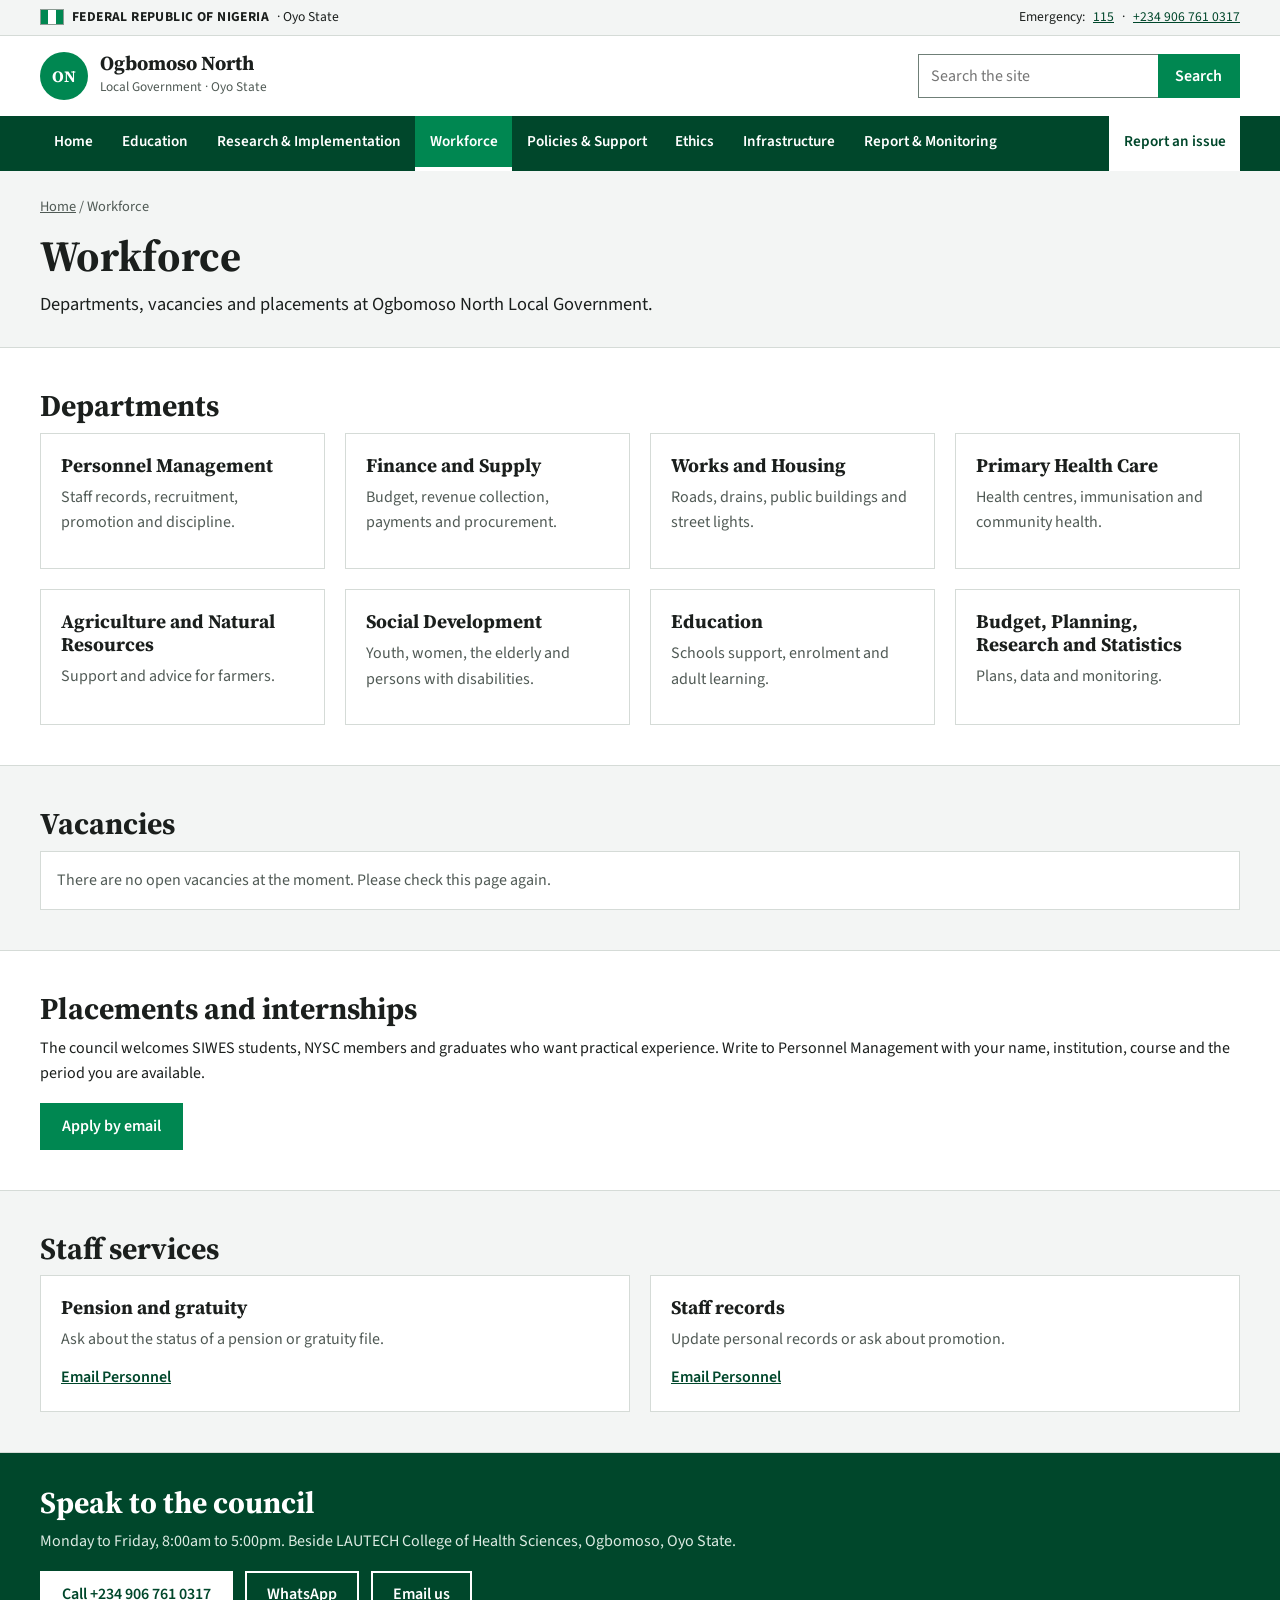
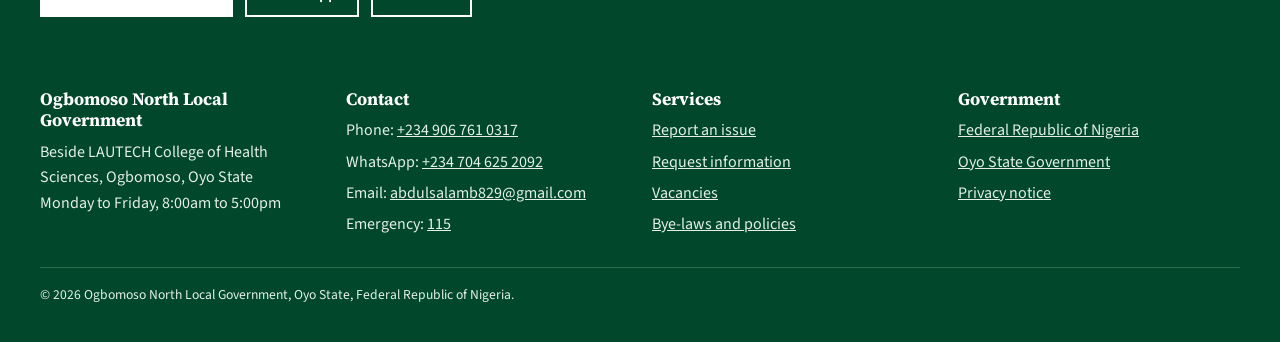
<file: workforce.html>
<!DOCTYPE html>
<html lang="en">
<head>
  <meta charset="utf-8">
  <meta name="viewport" content="width=device-width, initial-scale=1">
  <title>Workforce | Ogbomoso North Local Government</title>
  <meta name="description" content="Departments, vacancies and placements at Ogbomoso North Local Government.">
  <meta name="theme-color" content="#00472b">
  <meta property="og:title" content="Workforce | Ogbomoso North Local Government">
  <meta property="og:description" content="Departments, vacancies and placements at Ogbomoso North Local Government.">
  <link rel="icon" href="assets/img/favicon.svg" type="image/svg+xml">
  <!-- Fonts -->
  <link rel="preconnect" href="https://fonts.googleapis.com">
  <link rel="preconnect" href="https://fonts.gstatic.com" crossorigin>
  <link rel="stylesheet" href="https://fonts.googleapis.com/css2?family=Source+Sans+3:wght@400;600;700&amp;family=Source+Serif+4:wght@600;700&amp;display=swap">
  <!-- Styles -->
  <link rel="stylesheet" href="assets/css/styles.css">
</head>
<body>
<a class="skip" href="#main">Skip to content</a>

<!-- Government bar: Federal Republic of Nigeria and emergency line -->
<div class="gov-bar">
  <div class="wrap">
    <p><span class="flag" aria-hidden="true"></span><strong>Federal Republic of Nigeria</strong> &middot; Oyo State</p>
    <p>Emergency: <a href="tel:115">115</a> &middot; <a href="tel:+2349067610317">+234 906 761 0317</a></p>
  </div>
</div>

<!-- Site header: brand, search, menu button -->
<header class="site-header">
  <div class="wrap header-row">
    <a class="brand" href="index.html">
      <span class="brand-mark" aria-hidden="true">ON</span>
      <span class="brand-text"><strong>Ogbomoso North</strong><small>Local Government &middot; Oyo State</small></span>
    </a>
    <form class="search" role="search" data-search>
      <label class="sr-only" for="site-search">Search the site</label>
      <input id="site-search" type="search" placeholder="Search the site" autocomplete="off">
      <button type="submit">Search</button>
      <ul class="results" hidden></ul>
    </form>
    <button class="nav-toggle" type="button" aria-expanded="false" aria-controls="menu">Menu</button>
  </div>
  <!-- Main navigation -->
  <nav id="menu" class="main-nav" aria-label="Main">
    <div class="wrap">
      <ul>
      <li><a href="index.html">Home</a></li>
      <li><a href="education.html">Education</a></li>
      <li><a href="research.html">Research &amp; Implementation</a></li>
      <li><a href="workforce.html" aria-current="page">Workforce</a></li>
      <li><a href="policies.html">Policies &amp; Support</a></li>
      <li><a href="ethics.html">Ethics</a></li>
      <li><a href="infrastructure.html">Infrastructure</a></li>
      <li><a href="reports.html">Report &amp; Monitoring</a></li>
      <li class="cta"><a href="reports.html">Report an issue</a></li>
      </ul>
    </div>
  </nav>
</header>

<main id="main">
<!-- Page heading -->
<section class="page-head">
  <div class="wrap">
    <nav class="crumbs" aria-label="Breadcrumb"><a href="index.html">Home</a> / Workforce</nav>
    <h1>Workforce</h1>
    <p class="lead">Departments, vacancies and placements at Ogbomoso North Local Government.</p>
  </div>
</section>

<!-- Departments -->
<section class="block ">
  <div class="wrap">
    <h2>Departments</h2>

  <div class="grid">
    <article class="card"><h3>Personnel Management</h3><p>Staff records, recruitment, promotion and discipline.</p></article>
    <article class="card"><h3>Finance and Supply</h3><p>Budget, revenue collection, payments and procurement.</p></article>
    <article class="card"><h3>Works and Housing</h3><p>Roads, drains, public buildings and street lights.</p></article>
    <article class="card"><h3>Primary Health Care</h3><p>Health centres, immunisation and community health.</p></article>
    <article class="card"><h3>Agriculture and Natural Resources</h3><p>Support and advice for farmers.</p></article>
    <article class="card"><h3>Social Development</h3><p>Youth, women, the elderly and persons with disabilities.</p></article>
    <article class="card"><h3>Education</h3><p>Schools support, enrolment and adult learning.</p></article>
    <article class="card"><h3>Budget, Planning, Research and Statistics</h3><p>Plans, data and monitoring.</p></article>
  </div>
  </div>
</section>

<!-- Vacancies -->
<section class="block alt" id="vacancies">
  <div class="wrap">
    <h2>Vacancies</h2>

  <div class="table-wrap" data-table="vacancies" data-cols="Role:title|Department:department|Closing date:closes" data-empty="There are no open vacancies at the moment. Please check this page again."><noscript><p class="empty">Please enable JavaScript to view this list.</p></noscript></div>
  </div>
</section>

<!-- Placements and internships -->
<section class="block " id="placements">
  <div class="wrap">
    <h2>Placements and internships</h2>

  <p>The council welcomes SIWES students, NYSC members and graduates who want practical experience. Write to Personnel Management with your name, institution, course and the period you are available.</p>
  <a class="btn" href="mailto:abdulsalamb829@gmail.com?subject=Placement%20request">Apply by email</a>
  </div>
</section>

<!-- Staff services -->
<section class="block alt">
  <div class="wrap">
    <h2>Staff services</h2>

  <div class="grid two">
    <article class="card"><h3>Pension and gratuity</h3><p>Ask about the status of a pension or gratuity file.</p><a class="more" href="mailto:abdulsalamb829@gmail.com?subject=Pension%20enquiry">Email Personnel</a></article>
    <article class="card"><h3>Staff records</h3><p>Update personal records or ask about promotion.</p><a class="more" href="mailto:abdulsalamb829@gmail.com?subject=Staff%20records">Email Personnel</a></article>
  </div>
  </div>
</section>

<!-- Contact band -->
<section class="contact-band">
  <div class="wrap">
    <h2>Speak to the council</h2>
    <p>Monday to Friday, 8:00am to 5:00pm. Beside LAUTECH College of Health Sciences, Ogbomoso, Oyo State.</p>
    <div class="actions">
      <a class="btn" href="tel:+2349067610317">Call +234 906 761 0317</a>
      <a class="btn outline" href="https://wa.me/2347046252092">WhatsApp</a>
      <a class="btn outline" href="mailto:abdulsalamb829@gmail.com">Email us</a>
    </div>
  </div>
</section>

</main>

<!-- Footer -->
<footer class="site-footer">
  <div class="wrap">
    <div class="footer-grid">
      <section>
        <h2>Ogbomoso North Local Government</h2>
        <p>Beside LAUTECH College of Health Sciences, Ogbomoso, Oyo State<br>Monday to Friday, 8:00am to 5:00pm</p>
      </section>
      <section>
        <h2>Contact</h2>
        <ul>
          <li>Phone: <a href="tel:+2349067610317">+234 906 761 0317</a></li>
          <li>WhatsApp: <a href="https://wa.me/2347046252092">+234 704 625 2092</a></li>
          <li>Email: <a href="mailto:abdulsalamb829@gmail.com">abdulsalamb829@gmail.com</a></li>
          <li>Emergency: <a href="tel:115">115</a></li>
        </ul>
      </section>
      <section>
        <h2>Services</h2>
        <ul>
          <li><a href="reports.html">Report an issue</a></li>
          <li><a href="ethics.html#information">Request information</a></li>
          <li><a href="workforce.html#vacancies">Vacancies</a></li>
          <li><a href="policies.html">Bye-laws and policies</a></li>
        </ul>
      </section>
      <section>
        <h2>Government</h2>
        <ul>
          <li><a href="https://nigeria.gov.ng" target="_blank" rel="noopener">Federal Republic of Nigeria</a></li>
          <li><a href="https://oyostate.gov.ng" target="_blank" rel="noopener">Oyo State Government</a></li>
          <li><a href="privacy.html">Privacy notice</a></li>
        </ul>
      </section>
    </div>
    <p class="legal">&copy; <span data-year>2026</span> Ogbomoso North Local Government, Oyo State, Federal Republic of Nigeria.</p>
  </div>
</footer>

<!-- Scripts: data first, then behaviour -->
<script src="assets/js/data.js" defer></script>
<script src="assets/js/main.js" defer></script>
</body>
</html>
</file>
<file: assets/css/styles.css>
/* Ogbomoso North Local Government - main stylesheet
   Sections: 1 tokens, 2 base, 3 header, 4 layout, 5 components, 6 forms, 7 footer, 8 responsive */
/* 1. Tokens */
:root{--green:#008751;--dark:#00472b;--tint:#e8f3ec;--ink:#1b1f1d;--muted:#505a55;--line:#d5dbd7;--grey:#f3f5f4;--gold:#c79a00;--max:1240px}
/* 2. Base */
*,*::before,*::after{box-sizing:border-box}
html{scroll-behavior:smooth}
body{margin:0;font-family:'Source Sans 3',Arial,sans-serif;font-size:1rem;line-height:1.6;color:var(--ink);background:#fff}
h1,h2,h3{font-family:'Source Serif 4',Georgia,serif;line-height:1.2;margin:0 0 .5rem}
h1{font-size:clamp(1.9rem,4vw,2.7rem)}h2{font-size:clamp(1.5rem,2.6vw,1.9rem)}h3{font-size:1.2rem}
p{margin:0 0 1rem}a{color:var(--dark)}img,iframe{max-width:100%}
:focus-visible{outline:3px solid var(--gold);outline-offset:2px}
.wrap{max-width:var(--max);margin:0 auto;padding:0 1.25rem}
.skip{position:absolute;left:-999px;top:0;background:#fff;padding:.5rem 1rem;z-index:100}.skip:focus{left:0}
.sr-only{position:absolute;width:1px;height:1px;overflow:hidden;clip:rect(0 0 0 0)}
/* 3. Header */
.gov-bar{background:var(--grey);border-bottom:1px solid var(--line);font-size:.85rem}
.gov-bar .wrap{display:flex;justify-content:space-between;gap:.5rem 1rem;flex-wrap:wrap;padding-top:.4rem;padding-bottom:.4rem}
.gov-bar p{margin:0;display:flex;align-items:center;gap:.5rem}.gov-bar strong{letter-spacing:.03em;text-transform:uppercase}
.flag{width:24px;height:16px;border:1px solid #8a9a92;background:linear-gradient(90deg,#008751 33.3%,#fff 33.3% 66.6%,#008751 66.6%)}
.header-row{display:flex;align-items:center;justify-content:space-between;gap:1rem;padding-top:1rem;padding-bottom:1rem;flex-wrap:wrap}
.brand{display:flex;align-items:center;gap:.75rem;text-decoration:none;color:var(--ink)}
.brand-mark{width:48px;height:48px;border-radius:50%;background:var(--green);color:#fff;display:grid;place-items:center;font:700 1rem 'Source Serif 4',serif}
.brand-text strong{display:block;font:700 1.25rem 'Source Serif 4',serif;line-height:1.1}.brand-text small{color:var(--muted)}
.search{position:relative;display:flex}
.search input{height:44px;min-width:240px;border:1px solid #6f7f77;border-right:0;padding:0 .75rem;font-size:1rem;font-family:inherit}
.search button{height:44px;padding:0 1.1rem;background:var(--green);color:#fff;border:0;font:600 1rem 'Source Sans 3',sans-serif;cursor:pointer}
.results{position:absolute;top:100%;left:0;right:0;z-index:50;margin:0;padding:0;list-style:none;background:#fff;border:1px solid var(--line);box-shadow:0 6px 16px rgba(0,0,0,.12)}
.results a{display:block;padding:.6rem .75rem;text-decoration:none}.results a:hover{background:var(--tint)}.results li+li{border-top:1px solid var(--line)}
.nav-toggle{display:none;height:44px;padding:0 1rem;background:#fff;border:2px solid var(--dark);color:var(--dark);font:600 1rem 'Source Sans 3',sans-serif;cursor:pointer}
.main-nav{background:var(--dark)}
.main-nav ul{display:flex;flex-wrap:wrap;list-style:none;margin:0;padding:0}
.main-nav a{display:block;padding:.85rem .9rem;color:#fff;text-decoration:none;font-weight:600;font-size:.95rem;border-bottom:4px solid transparent}
.main-nav a:hover{background:var(--green)}.main-nav a[aria-current="page"]{border-bottom-color:#fff;background:var(--green)}
.main-nav .cta{margin-left:auto}.main-nav .cta a{background:#fff;color:var(--dark)}.main-nav .cta a:hover{background:var(--tint)}
/* 4. Layout */
.page-head{background:var(--grey);border-bottom:1px solid var(--line);padding:1.5rem 0 1.75rem}
.crumbs{font-size:.9rem;color:var(--muted);margin-bottom:.75rem}.crumbs a{color:var(--muted)}
.lead{font-size:1.15rem;max-width:48rem;margin:.5rem 0 0}
.block{padding:2.5rem 0;border-bottom:1px solid var(--line)}.block.alt{background:var(--grey)}
.intro{color:var(--muted);max-width:48rem;margin-bottom:1.25rem}
.grid{display:grid;gap:1.25rem;grid-template-columns:repeat(auto-fit,minmax(min(100%,260px),1fr))}
.grid.two{grid-template-columns:repeat(auto-fit,minmax(min(100%,340px),1fr))}
.split{display:grid;gap:1.5rem;grid-template-columns:1.2fr 1fr;align-items:start}
.hero{background:var(--dark);color:#fff;padding:3.5rem 0}
.hero h1{color:#fff;max-width:46rem}.hero p{font-size:1.2rem;max-width:40rem;color:#dcebe3}
.eyebrow{display:block;font-size:.85rem;letter-spacing:.1em;text-transform:uppercase;color:#f2d36b;font-weight:600;margin-bottom:.5rem}
.actions{display:flex;gap:.75rem;flex-wrap:wrap;margin-top:1rem}
/* 5. Components */
.card{border:1px solid var(--line);background:#fff;padding:1.25rem}.card p{color:var(--muted);margin-bottom:.75rem}
.more{font-weight:600}
.btn{display:inline-block;background:var(--green);color:#fff;border:2px solid var(--green);padding:.65rem 1.25rem;min-height:44px;font:600 1rem 'Source Sans 3',sans-serif;text-decoration:none;cursor:pointer}
.btn:hover{background:var(--dark);border-color:var(--dark)}
.btn.outline{background:transparent;color:var(--dark);border-color:var(--dark)}.btn.outline:hover{background:var(--tint)}
.hero .btn.outline{color:#fff;border-color:#fff}.hero .btn.outline:hover{background:rgba(255,255,255,.12)}
.services{display:grid;gap:.75rem;grid-template-columns:repeat(auto-fit,minmax(min(100%,200px),1fr))}
.services a{display:block;padding:1rem;border:1px solid var(--line);border-left:4px solid var(--gold);background:#fff;font-weight:600;text-decoration:none}.services a:hover{background:var(--tint)}
.steps{counter-reset:s;list-style:none;margin:0;padding:0;display:grid;gap:1rem;grid-template-columns:repeat(auto-fit,minmax(min(100%,220px),1fr))}
.steps li{counter-increment:s;position:relative;border:1px solid var(--line);background:#fff;padding:1rem 1rem 1rem 3.4rem}
.steps li::before{content:counter(s);position:absolute;left:1rem;top:1rem;width:30px;height:30px;border-radius:50%;background:var(--green);color:#fff;display:grid;place-items:center;font-weight:700}
.steps strong{display:block}.steps span{color:var(--muted)}
.facts{display:grid;grid-template-columns:11rem 1fr;gap:.6rem 1rem;margin:0}.facts dt{font-weight:600}.facts dd{margin:0;color:var(--muted)}
.table-wrap{overflow-x:auto;border:1px solid var(--line);background:#fff}
table{border-collapse:collapse;width:100%;min-width:480px}
th{background:var(--grey);text-align:left;padding:.65rem .8rem;font-size:.8rem;text-transform:uppercase;letter-spacing:.05em;color:var(--muted)}
td{padding:.7rem .8rem;border-top:1px solid var(--line);vertical-align:top}
.empty{margin:0;padding:1rem;color:var(--muted)}
.note{border-left:4px solid var(--green);background:var(--tint);padding:.9rem 1.1rem;margin:1.25rem 0}
details{border:1px solid var(--line);background:#fff;padding:.8rem 1rem;margin-bottom:.6rem}summary{font-weight:600;cursor:pointer}details p{margin:.6rem 0 0;color:var(--muted)}
.checks{margin:0;padding-left:1.2rem}.checks li{margin-bottom:.4rem}
.map{border:1px solid var(--line);width:100%;height:340px}
.contact-band{background:var(--dark);color:#fff;padding:2rem 0}.contact-band h2{color:#fff}.contact-band p{color:#dcebe3}
.contact-band .btn{background:#fff;color:var(--dark);border-color:#fff}.contact-band .btn.outline{background:transparent;color:#fff}
/* 6. Forms */
.form{border:1px solid var(--line);background:#fff;padding:1.25rem}
.field{display:flex;flex-direction:column;gap:.3rem;margin-bottom:1rem}.field label{font-weight:600}
.field input,.field select,.field textarea{min-height:44px;border:1px solid #6f7f77;padding:.5rem .75rem;font-size:1rem;font-family:inherit;background:#fff;border-radius:2px}
.field textarea{min-height:110px;resize:vertical}.field small{color:var(--muted)}
.form-row{display:grid;gap:0 1rem;grid-template-columns:repeat(auto-fit,minmax(min(100%,220px),1fr))}
/* 7. Footer */
.site-footer{background:var(--dark);color:#e4efe8;padding:2.5rem 0 1.25rem}
.site-footer h2{color:#fff;font-size:1.1rem}.site-footer a{color:#e4efe8}.site-footer ul{list-style:none;margin:0;padding:0}.site-footer li{margin-bottom:.35rem}
.footer-grid{display:grid;gap:1.5rem;grid-template-columns:repeat(auto-fit,minmax(min(100%,220px),1fr))}
.legal{border-top:1px solid #2b6b4d;margin-top:1.5rem;padding-top:1rem;font-size:.85rem}
/* 8. Responsive */
@media(max-width:960px){
.nav-toggle{display:inline-block}
.main-nav{display:none}.main-nav.open{display:block}
.main-nav ul{flex-direction:column}.main-nav .cta{margin-left:0}
.search{width:100%}.search input{flex:1;min-width:0}
.split{grid-template-columns:1fr}
.facts{grid-template-columns:1fr}.facts dt{margin-top:.5rem}
}
@media(prefers-reduced-motion:reduce){html{scroll-behavior:auto}}
@media print{.gov-bar,.main-nav,.search,.nav-toggle,.contact-band{display:none}}
</file>
